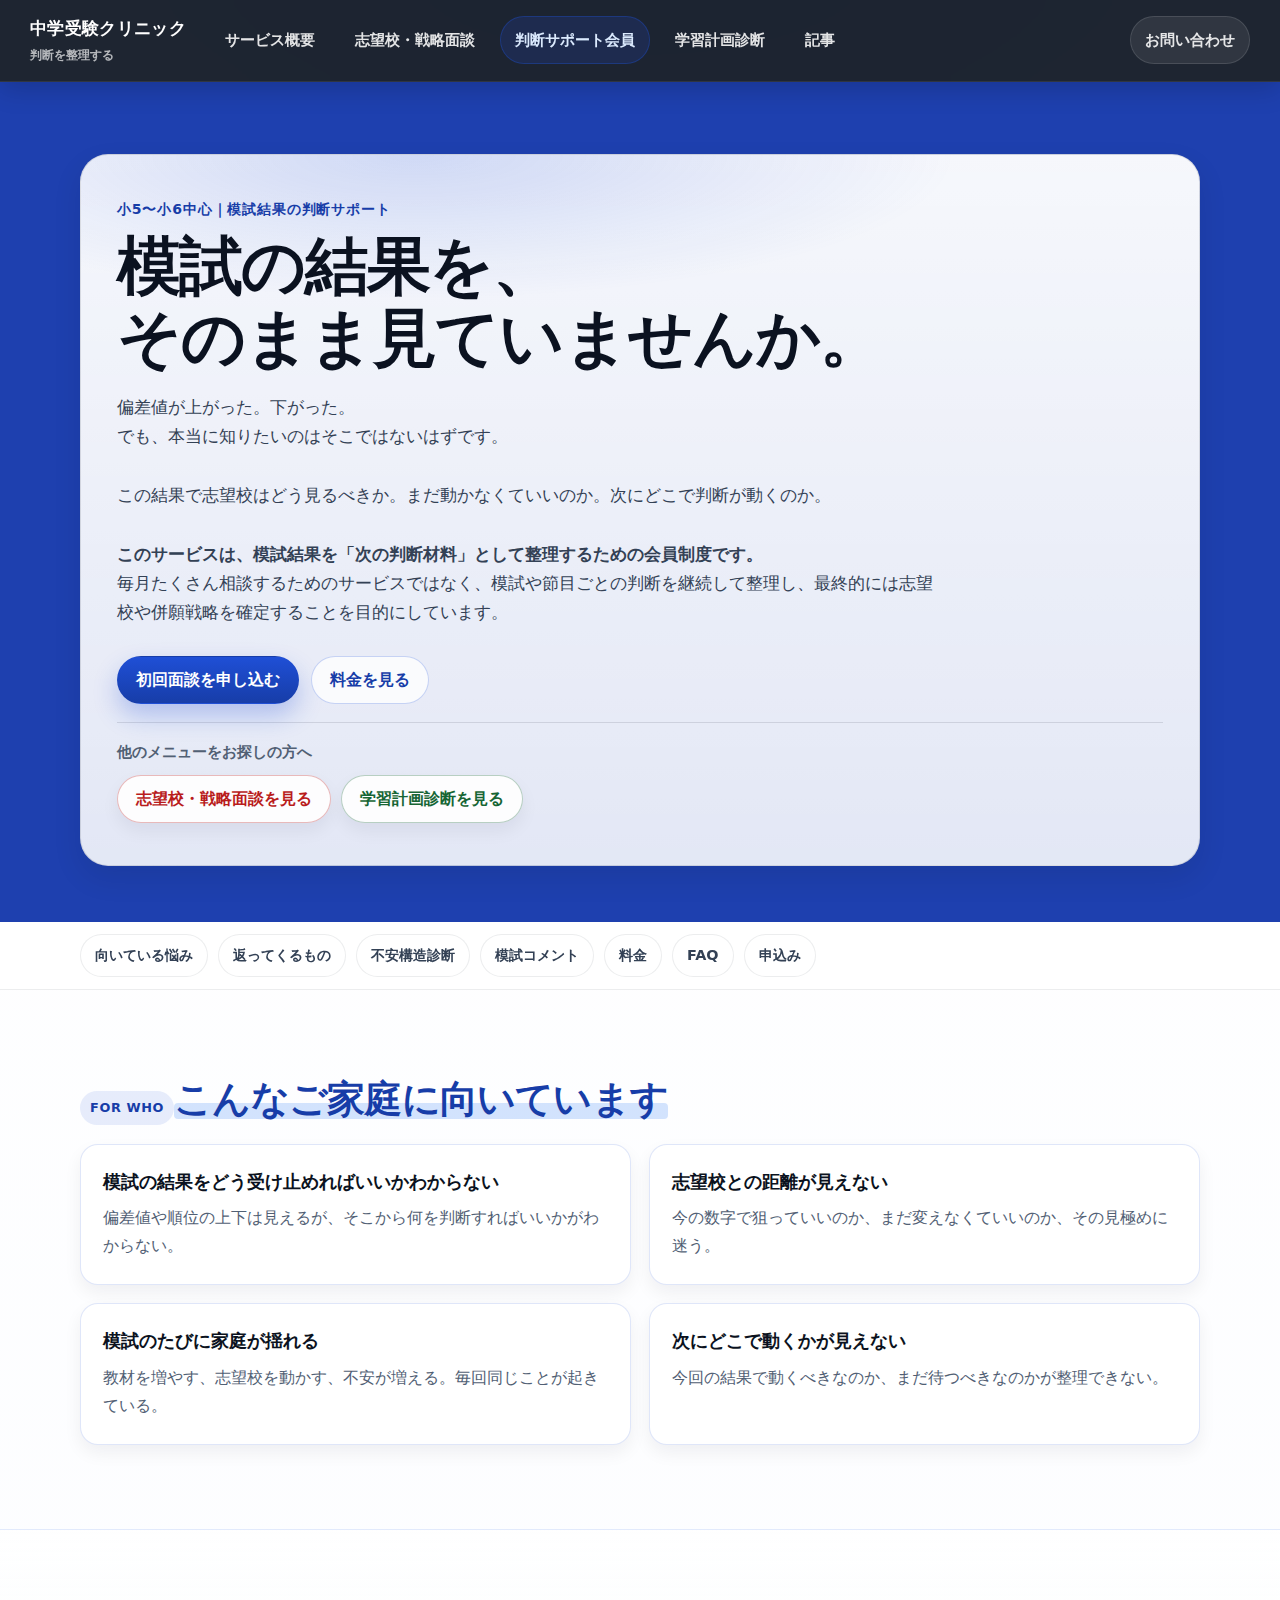
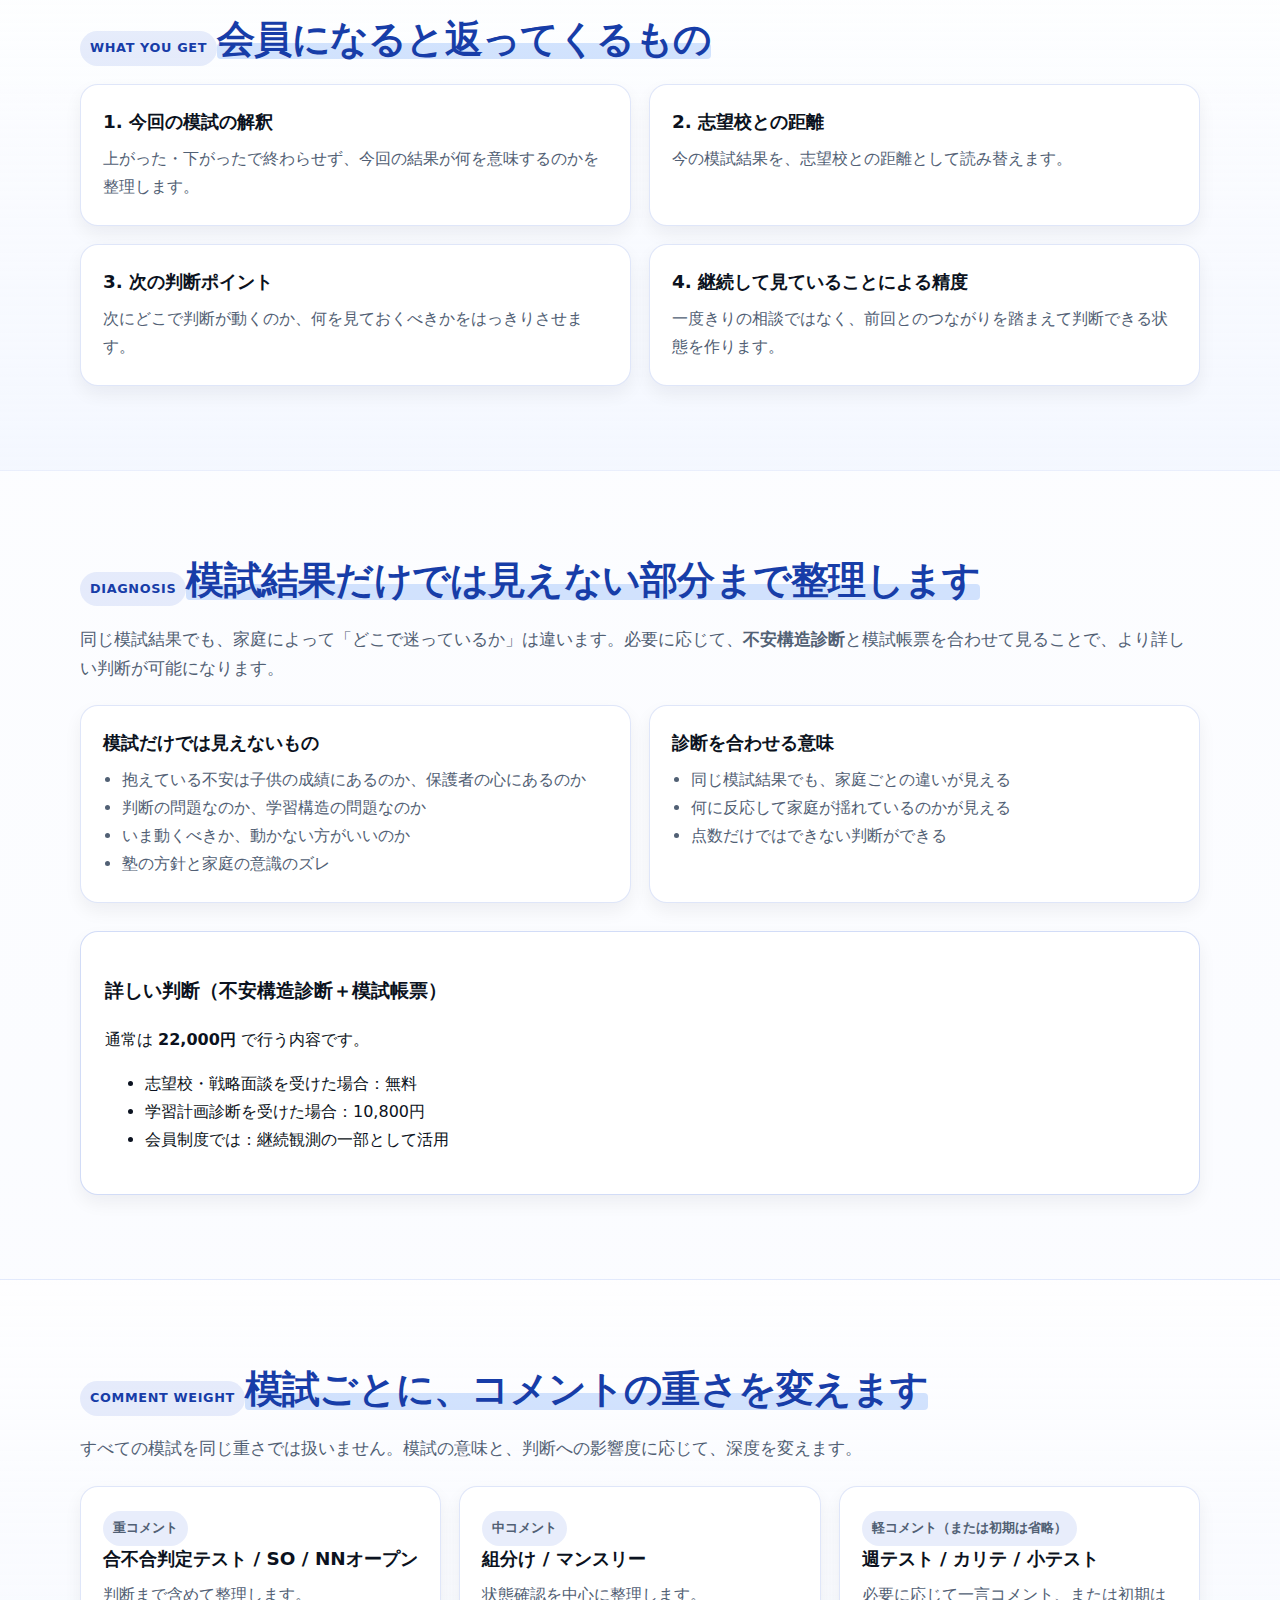
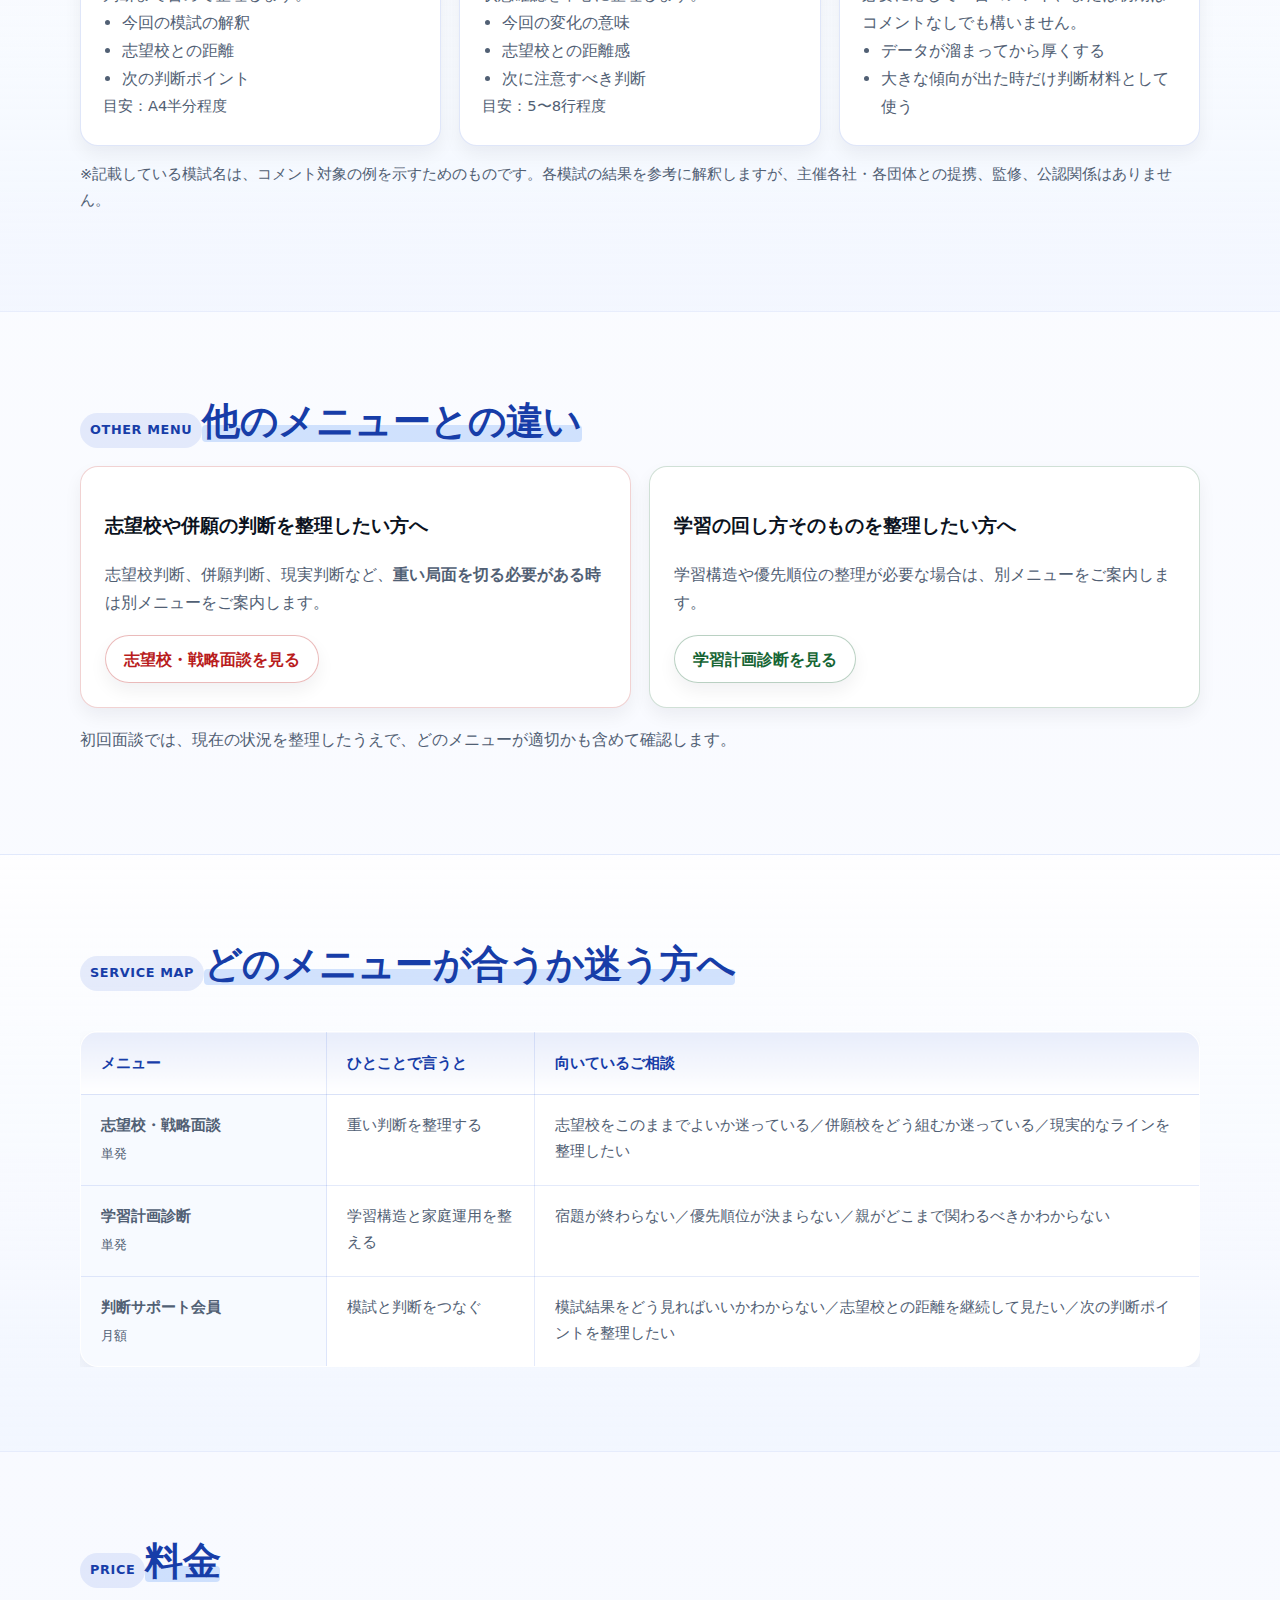
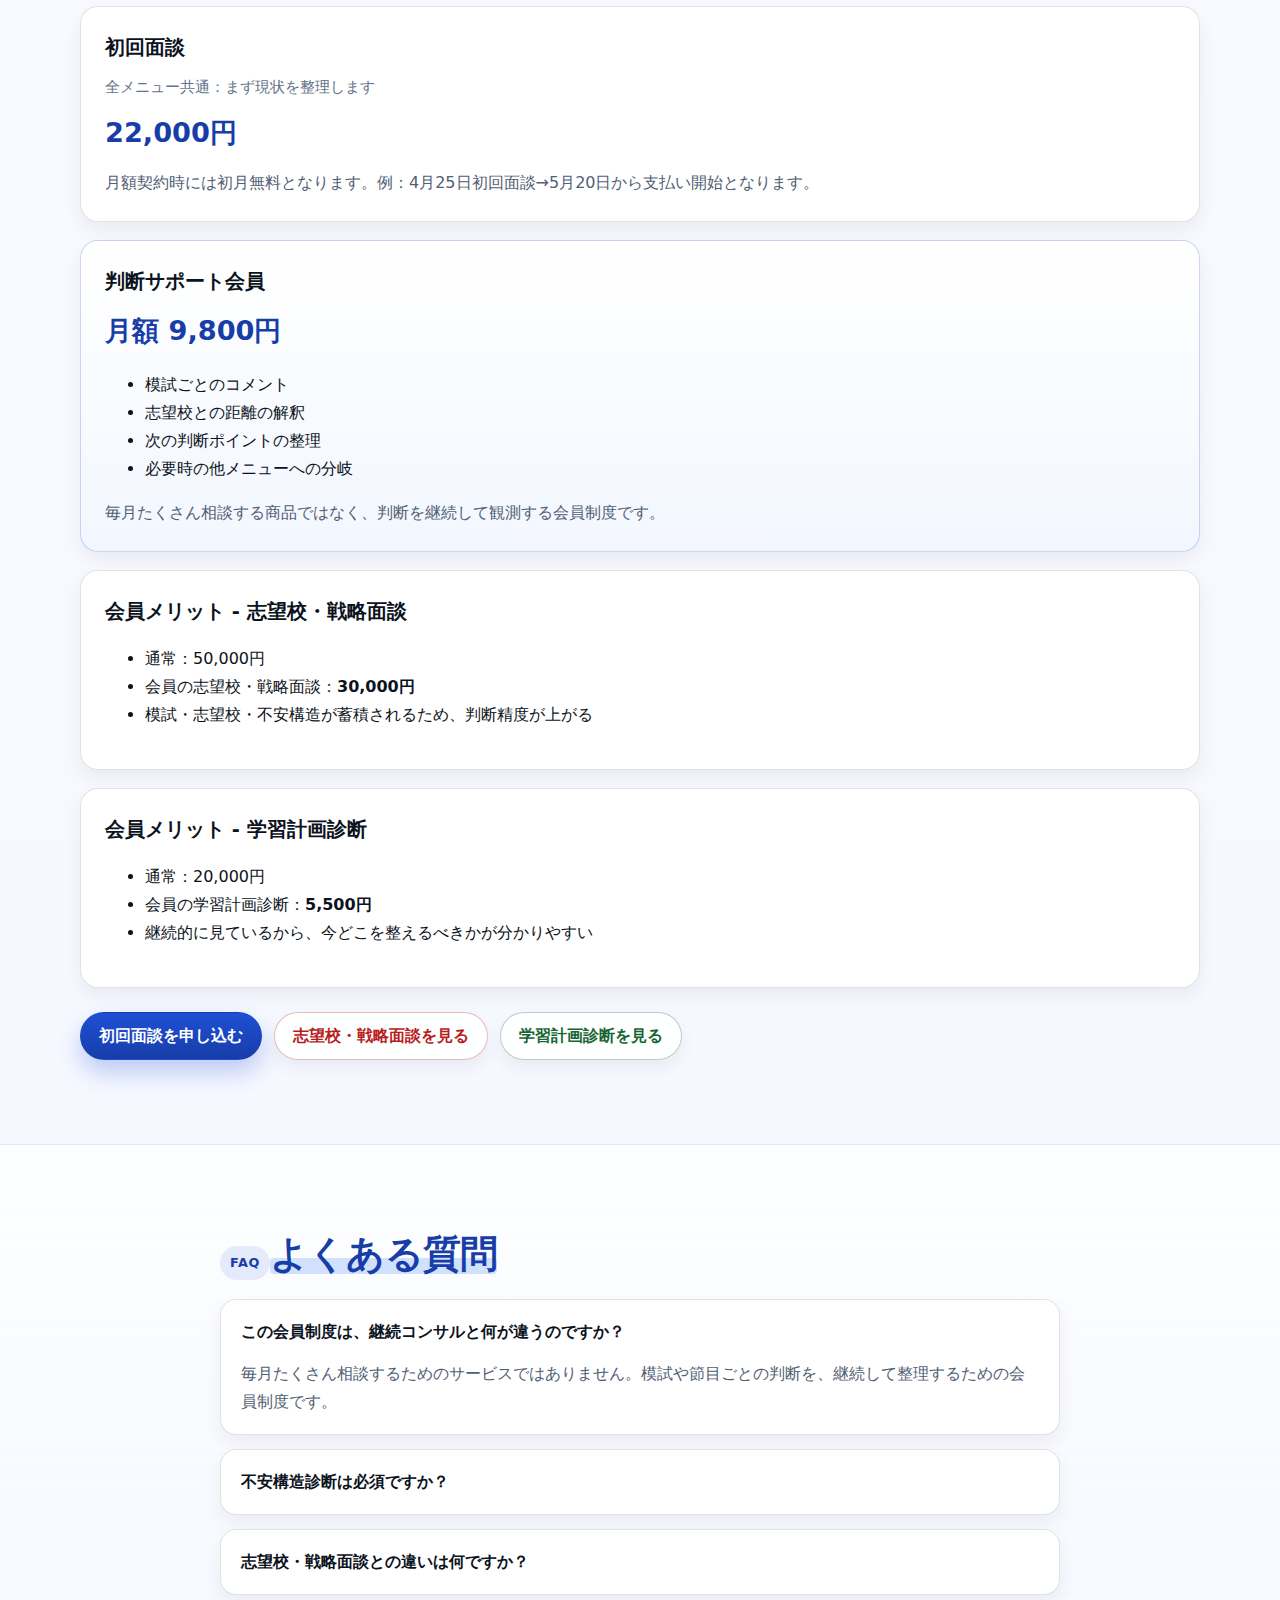
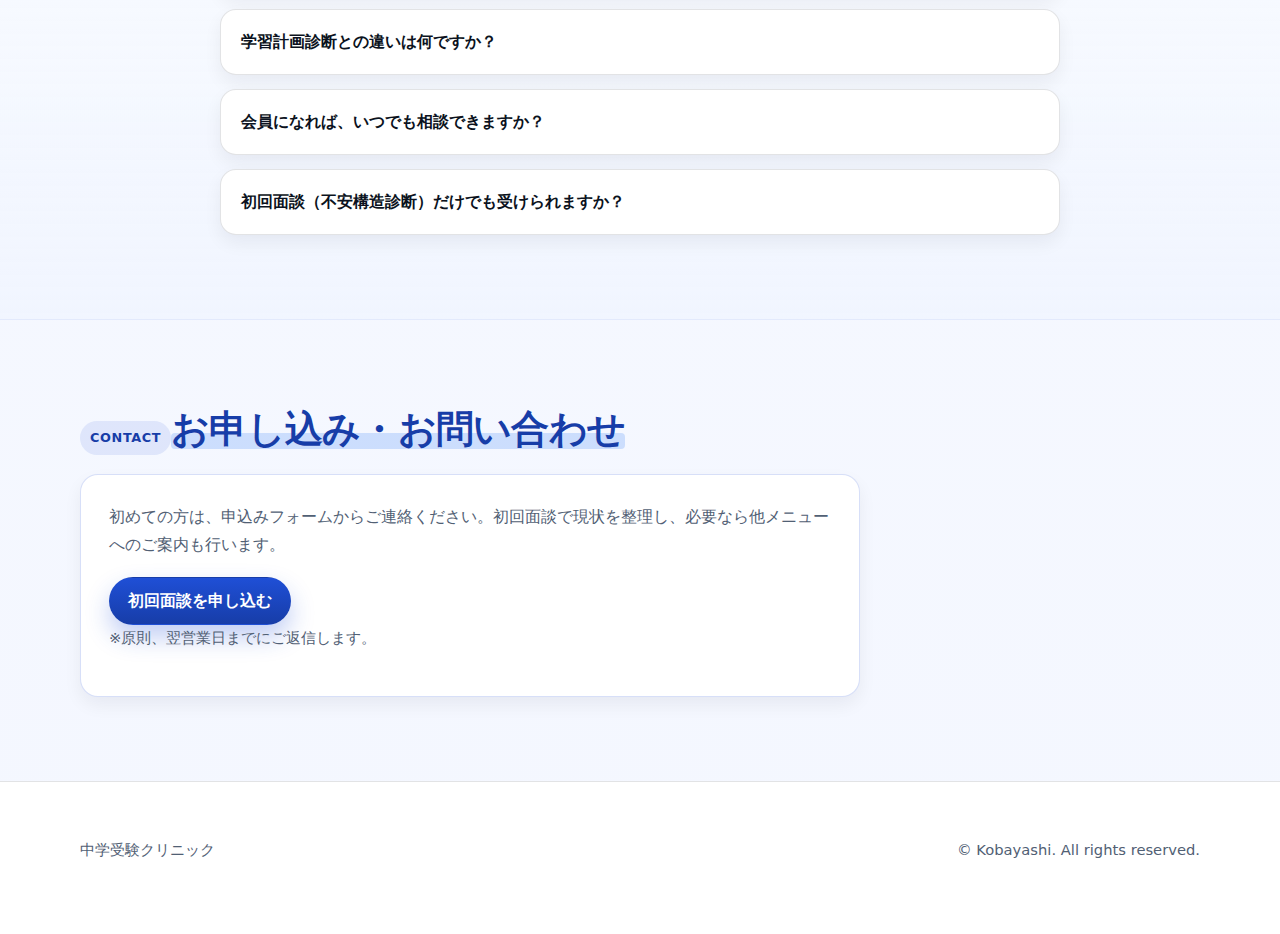
<file: index.html>
<!DOCTYPE html>
<html lang="ja">
<head>
<meta charset="UTF-8" />
<meta name="viewport" content="width=device-width, initial-scale=1.0" />
<title>判断サポート会員｜中学受験クリニック</title>
<meta name="description" content="模試結果を偏差値の上下だけで終わらせず、志望校との距離・次の判断ポイント・不安構造まで整理する会員制度。" />
<link rel="stylesheet" href="style.css" />
</head>
<body class="theme-blue">
<header class="site-header"><div class="site-header__inner"><a class="site-header__brand" href="overview.html"><span class="site-header__brandMain">中学受験クリニック</span><span class="site-header__brandSub">判断を整理する</span></a><nav class="site-nav" aria-label="主要メニュー"><a class="site-nav__item" href="overview.html">サービス概要</a><a class="site-nav__item" href="single.html">志望校・戦略面談</a><a class="site-nav__item is-current is-current--blue" href="index.html">判断サポート会員</a><a class="site-nav__item" href="schedule.html">学習計画診断</a><a class="site-nav__item" href="articles.html">記事</a><a class="site-nav__item site-nav__item--contact" href="#contact">お問い合わせ</a></nav></div></header>
<header class="hero">
  <div class="container">
    <div class="hero__card">
      <p class="hero__label">小5〜小6中心｜模試結果の判断サポート</p>
      <h1 class="hero__title">模試の結果を、<br>そのまま見ていませんか。</h1>
      <p class="hero__lead">偏差値が上がった。下がった。<br>でも、本当に知りたいのはそこではないはずです。<br><br>この結果で志望校はどう見るべきか。まだ動かなくていいのか。次にどこで判断が動くのか。<br><br><strong>このサービスは、模試結果を「次の判断材料」として整理するための会員制度です。</strong><br>毎月たくさん相談するためのサービスではなく、模試や節目ごとの判断を継続して整理し、最終的には志望校や併願戦略を確定することを目的にしています。</p>
      <div class="hero__actions">
        <a href="#contact" class="btn btn-primary">初回面談を申し込む</a>
        <a href="#plans" class="btn btn-secondary">料金を見る</a>
      </div>
      <div class="hero__subnav">
        <p class="hero__subnavTitle">他のメニューをお探しの方へ</p>
        <div class="hero__subnavItems">
          <a href="single.html" class="btn btn-outline btn-outline-red">志望校・戦略面談を見る</a><a href="schedule.html" class="btn btn-outline btn-outline-green">学習計画診断を見る</a>
        </div>
      </div>
    </div>
  </div>
</header>
<nav class="section-nav" aria-label="ページ内メニュー"><div class="section-nav__inner"><a href="#problems" class="section-nav__item">向いている悩み</a><a href="#returns" class="section-nav__item">返ってくるもの</a><a href="#diagnosis" class="section-nav__item">不安構造診断</a><a href="#comments" class="section-nav__item">模試コメント</a><a href="#plans" class="section-nav__item">料金</a><a href="#faq" class="section-nav__item">FAQ</a><a href="#contact" class="section-nav__item">申込み</a></div></nav>
<main>

<section class="section" id="problems"><div class="container"><span class="section__eyebrow">FOR WHO</span><h2 class="section__title">こんなご家庭に向いています</h2><div class="card-grid"><article class="card"><h3>模試の結果をどう受け止めればいいかわからない</h3><p>偏差値や順位の上下は見えるが、そこから何を判断すればいいかがわからない。</p></article><article class="card"><h3>志望校との距離が見えない</h3><p>今の数字で狙っていいのか、まだ変えなくていいのか、その見極めに迷う。</p></article><article class="card"><h3>模試のたびに家庭が揺れる</h3><p>教材を増やす、志望校を動かす、不安が増える。毎回同じことが起きている。</p></article><article class="card"><h3>次にどこで動くかが見えない</h3><p>今回の結果で動くべきなのか、まだ待つべきなのかが整理できない。</p></article></div></div></section>
<section class="section" id="returns"><div class="container"><span class="section__eyebrow">WHAT YOU GET</span><h2 class="section__title">会員になると返ってくるもの</h2><div class="card-grid"><article class="card"><h3>1. 今回の模試の解釈</h3><p>上がった・下がったで終わらせず、今回の結果が何を意味するのかを整理します。</p></article><article class="card"><h3>2. 志望校との距離</h3><p>今の模試結果を、志望校との距離として読み替えます。</p></article><article class="card"><h3>3. 次の判断ポイント</h3><p>次にどこで判断が動くのか、何を見ておくべきかをはっきりさせます。</p></article><article class="card"><h3>4. 継続して見ていることによる精度</h3><p>一度きりの相談ではなく、前回とのつながりを踏まえて判断できる状態を作ります。</p></article></div></div></section>
<section class="section" id="diagnosis"><div class="container"><span class="section__eyebrow">DIAGNOSIS</span><h2 class="section__title">模試結果だけでは見えない部分まで整理します</h2><p class="section-intro">同じ模試結果でも、家庭によって「どこで迷っているか」は違います。必要に応じて、<strong>不安構造診断</strong>と模試帳票を合わせて見ることで、より詳しい判断が可能になります。</p><div class="card-grid"><article class="card"><h3>模試だけでは見えないもの</h3><ul><li>抱えている不安は子供の成績にあるのか、保護者の心にあるのか</li><li>判断の問題なのか、学習構造の問題なのか</li><li>いま動くべきか、動かない方がいいのか</li><li>塾の方針と家庭の意識のズレ</li></ul></article><article class="card"><h3>診断を合わせる意味</h3><ul><li>同じ模試結果でも、家庭ごとの違いが見える</li><li>何に反応して家庭が揺れているのかが見える</li><li>点数だけではできない判断ができる</li></ul></article></div><div class="subplan-box"><h3>詳しい判断（不安構造診断＋模試帳票）</h3><p>通常は <strong>22,000円</strong> で行う内容です。</p><ul><li>志望校・戦略面談を受けた場合：無料</li><li>学習計画診断を受けた場合：10,800円</li><li>会員制度では：継続観測の一部として活用</li></ul></div></div></section>
<section class="section" id="comments"><div class="container"><span class="section__eyebrow">COMMENT WEIGHT</span><h2 class="section__title">模試ごとに、コメントの重さを変えます</h2><p class="section-intro">すべての模試を同じ重さでは扱いません。模試の意味と、判断への影響度に応じて、深度を変えます。</p><div class="comment-grid"><article class="card"><p class="comment-label">重コメント</p><h3>合不合判定テスト / SO / NNオープン</h3><p>判断まで含めて整理します。</p><ul><li>今回の模試の解釈</li><li>志望校との距離</li><li>次の判断ポイント</li></ul><p class="small-note">目安：A4半分程度</p></article><article class="card"><p class="comment-label">中コメント</p><h3>組分け / マンスリー</h3><p>状態確認を中心に整理します。</p><ul><li>今回の変化の意味</li><li>志望校との距離感</li><li>次に注意すべき判断</li></ul><p class="small-note">目安：5〜8行程度</p></article><article class="card"><p class="comment-label">軽コメント（または初期は省略）</p><h3>週テスト / カリテ / 小テスト</h3><p>必要に応じて一言コメント、または初期はコメントなしでも構いません。</p><ul><li>データが溜まってから厚くする</li><li>大きな傾向が出た時だけ判断材料として使う</li></ul></article></div><p class="small-note">※記載している模試名は、コメント対象の例を示すためのものです。各模試の結果を参考に解釈しますが、主催各社・各団体との提携、監修、公認関係はありません。</p></div></section>
<section class="section" id="relation"><div class="container"><span class="section__eyebrow">OTHER MENU</span><h2 class="section__title">他のメニューとの違い</h2><div class="relation-grid"><article class="relation-card relation-card-red"><h3>志望校や併願の判断を整理したい方へ</h3><p>志望校判断、併願判断、現実判断など、<strong>重い局面を切る必要がある時</strong>は別メニューをご案内します。</p><a href="single.html" class="btn btn-outline btn-outline-red">志望校・戦略面談を見る</a></article><article class="relation-card relation-card-green"><h3>学習の回し方そのものを整理したい方へ</h3><p>学習構造や優先順位の整理が必要な場合は、別メニューをご案内します。</p><a href="schedule.html" class="btn btn-outline btn-outline-green">学習計画診断を見る</a></article></div><p class="relation-note">初回面談では、現在の状況を整理したうえで、どのメニューが適切かも含めて確認します。</p></div></section>
<section class="section" id="service-map"><div class="container"><span class="section__eyebrow">SERVICE MAP</span><h2 class="section__title">どのメニューが合うか迷う方へ</h2><div class="service-map__table-wrap"><table class="service-map__table"><thead><tr><th>メニュー</th><th>ひとことで言うと</th><th>向いているご相談</th></tr></thead><tbody><tr><td><strong>志望校・戦略面談</strong><br><span class="service-map__sub">単発</span></td><td>重い判断を整理する</td><td>志望校をこのままでよいか迷っている／併願校をどう組むか迷っている／現実的なラインを整理したい</td></tr><tr><td><strong>学習計画診断</strong><br><span class="service-map__sub">単発</span></td><td>学習構造と家庭運用を整える</td><td>宿題が終わらない／優先順位が決まらない／親がどこまで関わるべきかわからない</td></tr><tr><td><strong>判断サポート会員</strong><br><span class="service-map__sub">月額</span></td><td>模試と判断をつなぐ</td><td>模試結果をどう見ればいいかわからない／志望校との距離を継続して見たい／次の判断ポイントを整理したい</td></tr></tbody></table></div></div></section>
<section class="section" id="plans"><div class="container"><span class="section__eyebrow">PRICE</span><h2 class="section__title">料金</h2><div class="price-grid"><article class="price-card"><h3>初回面談</h3><p class="price-sub">全メニュー共通：まず現状を整理します</p><p class="price-main">22,000円</p><p class="price-note">月額契約時には初月無料となります。例：4月25日初回面談→5月20日から支払い開始となります。</p></article><article class="price-card price-card--main"><h3>判断サポート会員</h3><p class="price-main">月額 9,800円</p><ul><li>模試ごとのコメント</li><li>志望校との距離の解釈</li><li>次の判断ポイントの整理</li><li>必要時の他メニューへの分岐</li></ul><p class="price-note">毎月たくさん相談する商品ではなく、判断を継続して観測する会員制度です。</p></article><article class="price-card"><h3>会員メリット - 志望校・戦略面談</h3><ul><li>通常：50,000円</li><li>会員の志望校・戦略面談：<strong>30,000円</strong></li><li>模試・志望校・不安構造が蓄積されるため、判断精度が上がる</li></ul></article><article class="price-card"><h3>会員メリット - 学習計画診断</h3><ul><li>通常：20,000円</li><li>会員の学習計画診断：<strong>5,500円</strong></li><li>継続的に見ているから、今どこを整えるべきかが分かりやすい</li></ul></article></div><div class="plan-actions"><a href="#contact" class="btn btn-primary">初回面談を申し込む</a><a href="single.html" class="btn btn-outline btn-outline-red">志望校・戦略面談を見る</a><a href="schedule.html" class="btn btn-outline btn-outline-green">学習計画診断を見る</a></div></div></section>
<section class="section" id="faq"><div class="container narrow"><span class="section__eyebrow">FAQ</span><h2 class="section__title">よくある質問</h2><div class="faq-list"><details open><summary>この会員制度は、継続コンサルと何が違うのですか？</summary><p>毎月たくさん相談するためのサービスではありません。模試や節目ごとの判断を、継続して整理するための会員制度です。</p></details><details><summary>不安構造診断は必須ですか？</summary><p>必須です。不安の構造と成績帯を照応して、より正確な判断材料を作ります。</p></details><details><summary>志望校・戦略面談との違いは何ですか？</summary><p>志望校・戦略面談は、志望校判断・併願判断など、重い局面を切るためのメニューです。こちらは、その前後をつなぐ会員制度です。</p></details><details><summary>学習計画診断との違いは何ですか？</summary><p>学習計画診断は、学習構造や優先順位の整理が中心のメニューです。こちらは、模試結果を起点にした判断整理が中心です。</p></details><details><summary>会員になれば、いつでも相談できますか？</summary><p>相談し放題の設計ではありません。価値は相談量ではなく、継続して見ていることによる解釈の質にあります。志望校以外の相談は学習計画診断へ。</p></details><details><summary>初回面談（不安構造診断）だけでも受けられますか？</summary><p>受けられます。初回面談では、今の状況を整理し、喫緊の不安の解決策を提示いたします。</p></details></div></div></section>
<section class="section" id="contact"><div class="container"><span class="section__eyebrow">CONTACT</span><h2 class="section__title">お申し込み・お問い合わせ</h2><div class="contact-box"><p>初めての方は、申込みフォームからご連絡ください。初回面談で現状を整理し、必要なら他メニューへのご案内も行います。</p><a href="https://docs.google.com/forms/d/1gXaoMgtxGOk1cLLgz19u5tY5gJDXdWhSFNhPuraLs2A/viewform" target="_blank" rel="noopener" class="btn btn-primary">初回面談を申し込む</a><p class="small-note">※原則、翌営業日までにご返信します。</p></div></div></section>

</main>
<footer class="footer"><div class="container"><p>中学受験クリニック</p><p>© Kobayashi. All rights reserved.</p></div></footer>
</body></html>
</file>
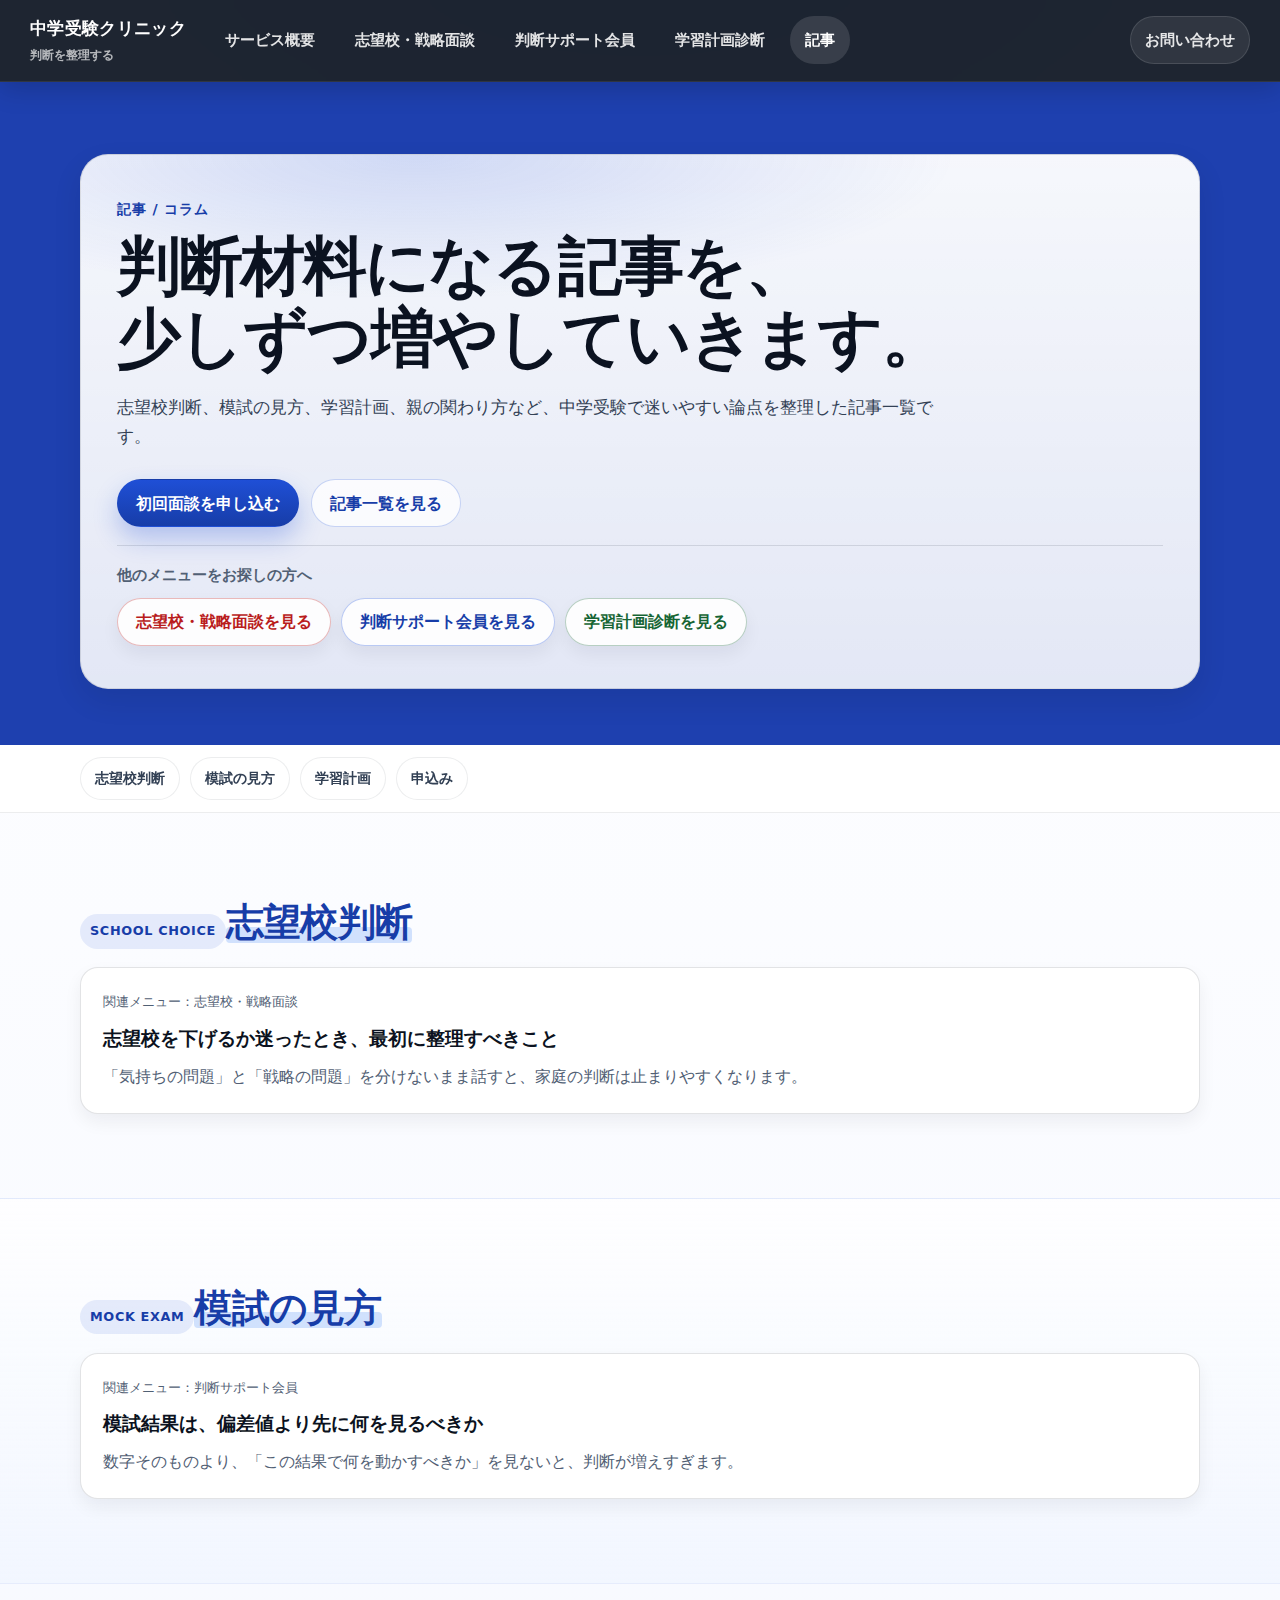
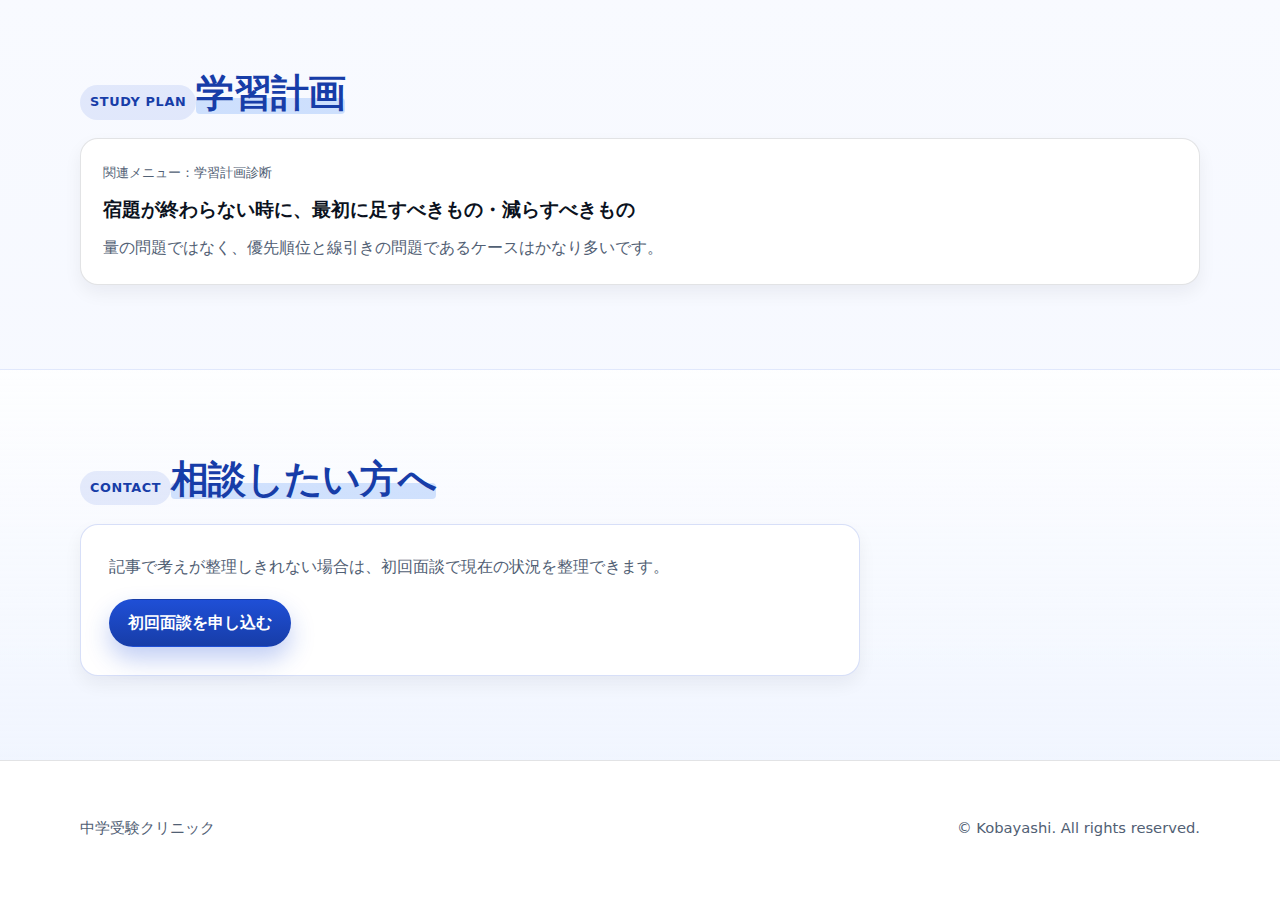
<file: articles.html>
<!DOCTYPE html>
<html lang="ja">
<head>
<meta charset="UTF-8" />
<meta name="viewport" content="width=device-width, initial-scale=1.0" />
<title>記事｜中学受験クリニック</title>
<meta name="description" content="中学受験の志望校判断、模試の見方、学習計画、親の関わり方に関する記事一覧です。" />
<link rel="stylesheet" href="style.css" />
</head>
<body class="">
<header class="site-header"><div class="site-header__inner"><a class="site-header__brand" href="overview.html"><span class="site-header__brandMain">中学受験クリニック</span><span class="site-header__brandSub">判断を整理する</span></a><nav class="site-nav" aria-label="主要メニュー"><a class="site-nav__item" href="overview.html">サービス概要</a><a class="site-nav__item" href="single.html">志望校・戦略面談</a><a class="site-nav__item" href="index.html">判断サポート会員</a><a class="site-nav__item" href="schedule.html">学習計画診断</a><a class="site-nav__item is-current" href="articles.html">記事</a><a class="site-nav__item site-nav__item--contact" href="#contact">お問い合わせ</a></nav></div></header>
<header class="hero">
  <div class="container">
    <div class="hero__card">
      <p class="hero__label">記事 / コラム</p>
      <h1 class="hero__title">判断材料になる記事を、<br>少しずつ増やしていきます。</h1>
      <p class="hero__lead">志望校判断、模試の見方、学習計画、親の関わり方など、中学受験で迷いやすい論点を整理した記事一覧です。</p>
      <div class="hero__actions">
        <a href="#contact" class="btn btn-primary">初回面談を申し込む</a>
        <a href="#school-choice" class="btn btn-secondary">記事一覧を見る</a>
      </div>
      <div class="hero__subnav">
        <p class="hero__subnavTitle">他のメニューをお探しの方へ</p>
        <div class="hero__subnavItems">
          <a href="single.html" class="btn btn-outline btn-outline-red">志望校・戦略面談を見る</a><a href="index.html" class="btn btn-outline btn-outline-blue">判断サポート会員を見る</a><a href="schedule.html" class="btn btn-outline btn-outline-green">学習計画診断を見る</a>
        </div>
      </div>
    </div>
  </div>
</header>
<nav class="section-nav" aria-label="ページ内メニュー"><div class="section-nav__inner"><a href="#school-choice" class="section-nav__item">志望校判断</a><a href="#mock-exam" class="section-nav__item">模試の見方</a><a href="#study-plan" class="section-nav__item">学習計画</a><a href="#contact" class="section-nav__item">申込み</a></div></nav>
<main>

<section class="section" id="school-choice"><div class="container"><span class="section__eyebrow">SCHOOL CHOICE</span><h2 class="section__title">志望校判断</h2><div class="article-list"><a class="article-card" href="single.html"><div class="article-card__meta">関連メニュー：志望校・戦略面談</div><p class="article-card__title">志望校を下げるか迷ったとき、最初に整理すべきこと</p><p class="article-card__text">「気持ちの問題」と「戦略の問題」を分けないまま話すと、家庭の判断は止まりやすくなります。</p></a></div></div></section>
<section class="section" id="mock-exam"><div class="container"><span class="section__eyebrow">MOCK EXAM</span><h2 class="section__title">模試の見方</h2><div class="article-list"><a class="article-card" href="index.html"><div class="article-card__meta">関連メニュー：判断サポート会員</div><p class="article-card__title">模試結果は、偏差値より先に何を見るべきか</p><p class="article-card__text">数字そのものより、「この結果で何を動かすべきか」を見ないと、判断が増えすぎます。</p></a></div></div></section>
<section class="section" id="study-plan"><div class="container"><span class="section__eyebrow">STUDY PLAN</span><h2 class="section__title">学習計画</h2><div class="article-list"><a class="article-card" href="schedule.html"><div class="article-card__meta">関連メニュー：学習計画診断</div><p class="article-card__title">宿題が終わらない時に、最初に足すべきもの・減らすべきもの</p><p class="article-card__text">量の問題ではなく、優先順位と線引きの問題であるケースはかなり多いです。</p></a></div></div></section>
<section class="section" id="contact"><div class="container"><span class="section__eyebrow">CONTACT</span><h2 class="section__title">相談したい方へ</h2><div class="contact-box"><p>記事で考えが整理しきれない場合は、初回面談で現在の状況を整理できます。</p><a href="https://docs.google.com/forms/d/1gXaoMgtxGOk1cLLgz19u5tY5gJDXdWhSFNhPuraLs2A/viewform" target="_blank" rel="noopener" class="btn btn-primary">初回面談を申し込む</a></div></div></section>

</main>
<footer class="footer"><div class="container"><p>中学受験クリニック</p><p>© Kobayashi. All rights reserved.</p></div></footer>
</body></html>
</file>
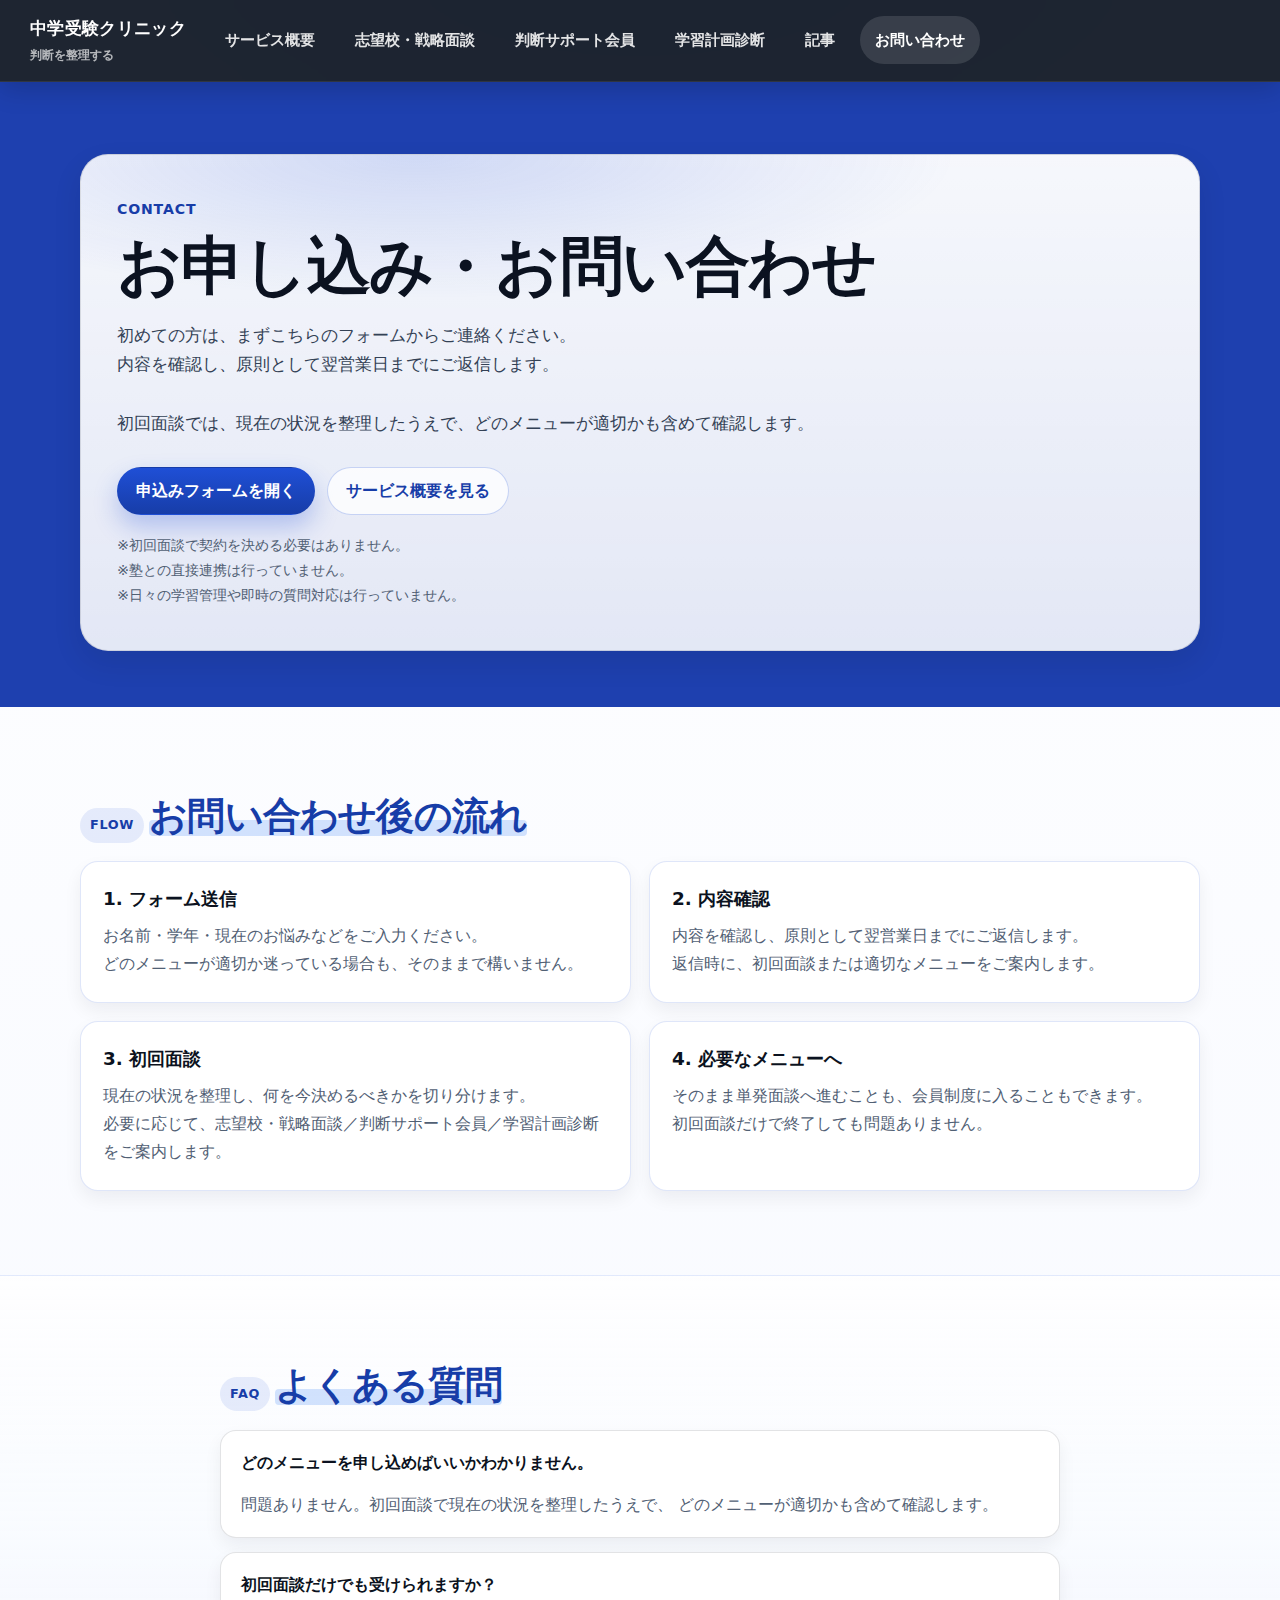
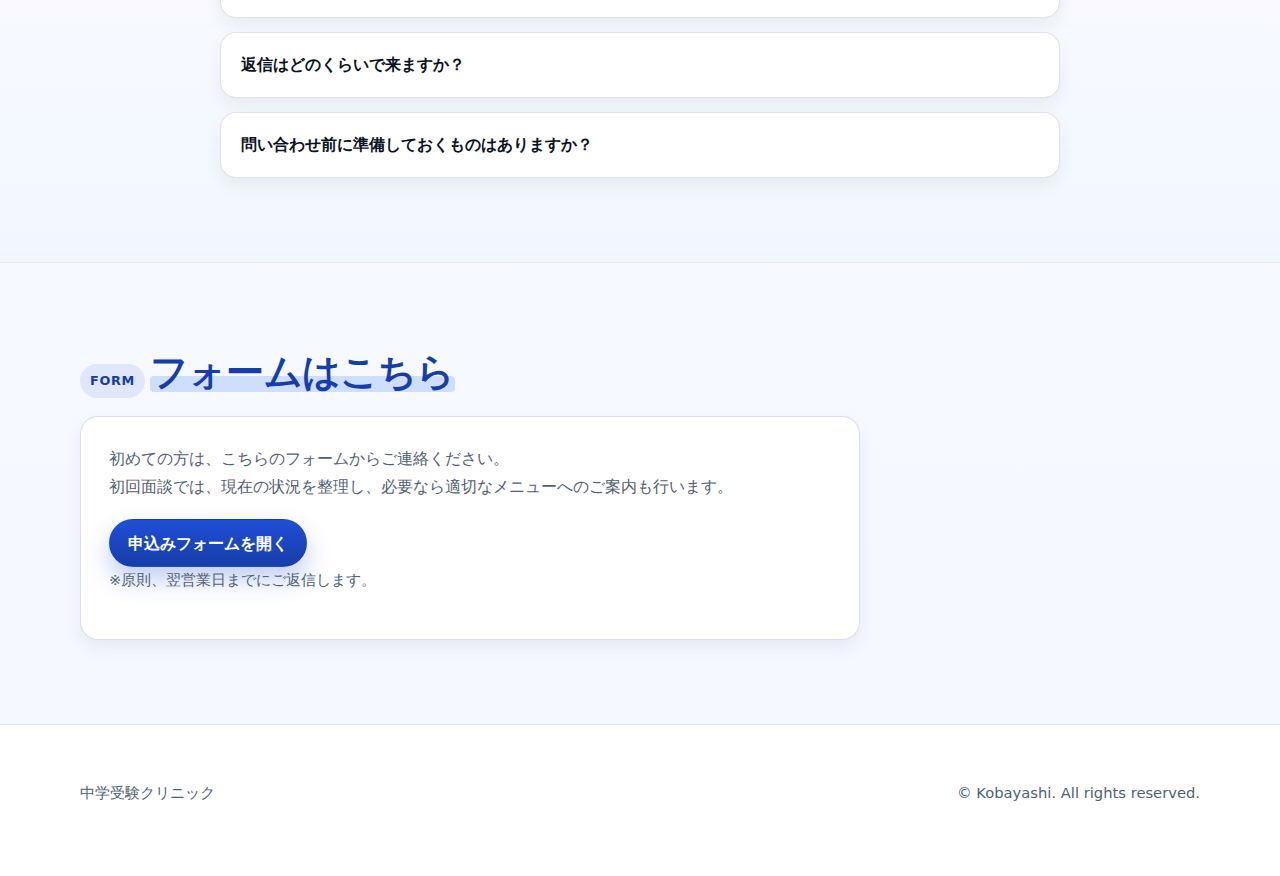
<file: contact.html>
<!DOCTYPE html>
<html lang="ja">
<head>
  <meta charset="UTF-8" />
  <meta name="viewport" content="width=device-width, initial-scale=1.0" />
  <title>お申し込み・お問い合わせ｜中学受験クリニック</title>
  <meta name="description" content="中学受験クリニックのお申し込み・お問い合わせページです。初回面談のお申し込み、各メニューのご相談はこちらから。" />
  <link rel="stylesheet" href="style.css" />
</head>
<body>
  <header class="site-header">
    <div class="site-header__inner">
      <a class="site-header__brand" href="overview.html">
        <span class="site-header__brandMain">中学受験クリニック</span>
        <span class="site-header__brandSub">判断を整理する</span>
      </a>

      <nav class="site-nav" aria-label="主要メニュー">
        <a class="site-nav__item" href="overview.html">サービス概要</a>
        <a class="site-nav__item" href="single.html">志望校・戦略面談</a>
        <a class="site-nav__item" href="index.html">判断サポート会員</a>
        <a class="site-nav__item" href="schedule.html">学習計画診断</a>
        <a class="site-nav__item" href="articles.html">記事</a>
        <a class="site-nav__item is-current" href="contact.html">お問い合わせ</a>
      </nav>
    </div>
  </header>

  <header class="hero">
    <div class="container">
      <div class="hero__card">
        <p class="hero__label">CONTACT</p>
        <h1 class="hero__title">お申し込み・お問い合わせ</h1>
        <p class="hero__lead">
          初めての方は、まずこちらのフォームからご連絡ください。<br>
          内容を確認し、原則として翌営業日までにご返信します。<br><br>
          初回面談では、現在の状況を整理したうえで、どのメニューが適切かも含めて確認します。
        </p>

        <div class="hero__actions">
          <a href="https://docs.google.com/forms/d/1gXaoMgtxGOk1cLLgz19u5tY5gJDXdWhSFNhPuraLs2A/viewform" target="_blank" rel="noopener" class="btn btn-primary">
            申込みフォームを開く
          </a>
          <a href="overview.html" class="btn btn-secondary">サービス概要を見る</a>
        </div>

        <p class="hero__note">
          ※初回面談で契約を決める必要はありません。<br>
          ※塾との直接連携は行っていません。<br>
          ※日々の学習管理や即時の質問対応は行っていません。
        </p>
      </div>
    </div>
  </header>

  <main>
    <section class="section">
      <div class="container">
        <span class="section__eyebrow">FLOW</span>
        <h2 class="section__title">お問い合わせ後の流れ</h2>

        <div class="card-grid">
          <article class="card">
            <h3>1. フォーム送信</h3>
            <p>
              お名前・学年・現在のお悩みなどをご入力ください。<br>
              どのメニューが適切か迷っている場合も、そのままで構いません。
            </p>
          </article>

          <article class="card">
            <h3>2. 内容確認</h3>
            <p>
              内容を確認し、原則として翌営業日までにご返信します。<br>
              返信時に、初回面談または適切なメニューをご案内します。
            </p>
          </article>

          <article class="card">
            <h3>3. 初回面談</h3>
            <p>
              現在の状況を整理し、何を今決めるべきかを切り分けます。<br>
              必要に応じて、志望校・戦略面談／判断サポート会員／学習計画診断をご案内します。
            </p>
          </article>

          <article class="card">
            <h3>4. 必要なメニューへ</h3>
            <p>
              そのまま単発面談へ進むことも、会員制度に入ることもできます。<br>
              初回面談だけで終了しても問題ありません。
            </p>
          </article>
        </div>
      </div>
    </section>

    <section class="section">
      <div class="container narrow">
        <span class="section__eyebrow">FAQ</span>
        <h2 class="section__title">よくある質問</h2>

        <div class="faq-list">
          <details open>
            <summary>どのメニューを申し込めばいいかわかりません。</summary>
            <p>
              問題ありません。初回面談で現在の状況を整理したうえで、
              どのメニューが適切かも含めて確認します。
            </p>
          </details>

          <details>
            <summary>初回面談だけでも受けられますか？</summary>
            <p>
              受けられます。契約を前提とした面談ではありません。
            </p>
          </details>

          <details>
            <summary>返信はどのくらいで来ますか？</summary>
            <p>
              原則として翌営業日までにご返信します。
            </p>
          </details>

          <details>
            <summary>問い合わせ前に準備しておくものはありますか？</summary>
            <p>
              必須ではありません。模試帳票や直近の悩みが整理できていれば十分です。
            </p>
          </details>
        </div>
      </div>
    </section>

    <section class="section">
      <div class="container">
        <span class="section__eyebrow">FORM</span>
        <h2 class="section__title">フォームはこちら</h2>

        <div class="contact-box">
          <p>
            初めての方は、こちらのフォームからご連絡ください。<br>
            初回面談では、現在の状況を整理し、必要なら適切なメニューへのご案内も行います。
          </p>

          <a href="https://docs.google.com/forms/d/1gXaoMgtxGOk1cLLgz19u5tY5gJDXdWhSFNhPuraLs2A/viewform" target="_blank" rel="noopener" class="btn btn-primary">
            申込みフォームを開く
          </a>

          <p class="small-note">※原則、翌営業日までにご返信します。</p>
        </div>
      </div>
    </section>
  </main>

  <footer class="footer">
    <div class="container">
      <p>中学受験クリニック</p>
      <p>© Kobayashi. All rights reserved.</p>
    </div>
  </footer>
</body>
</html>
</file>
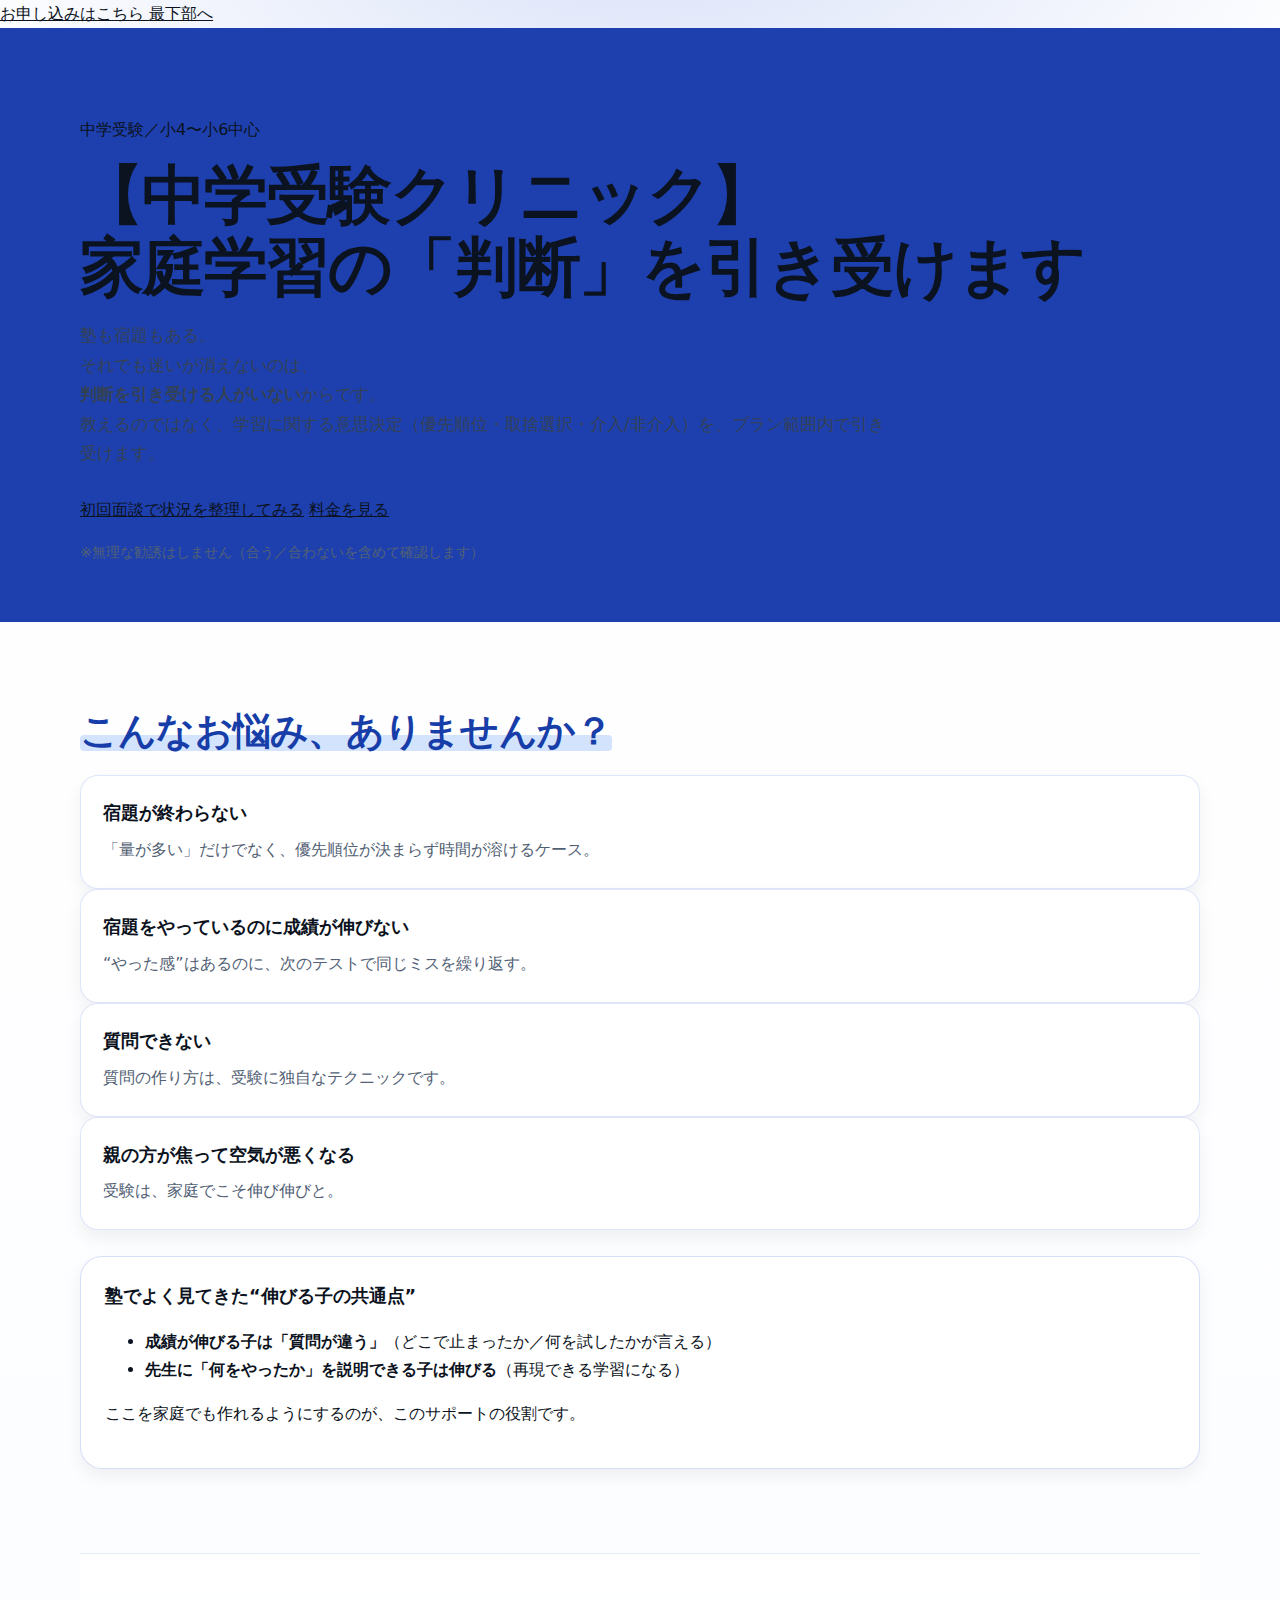
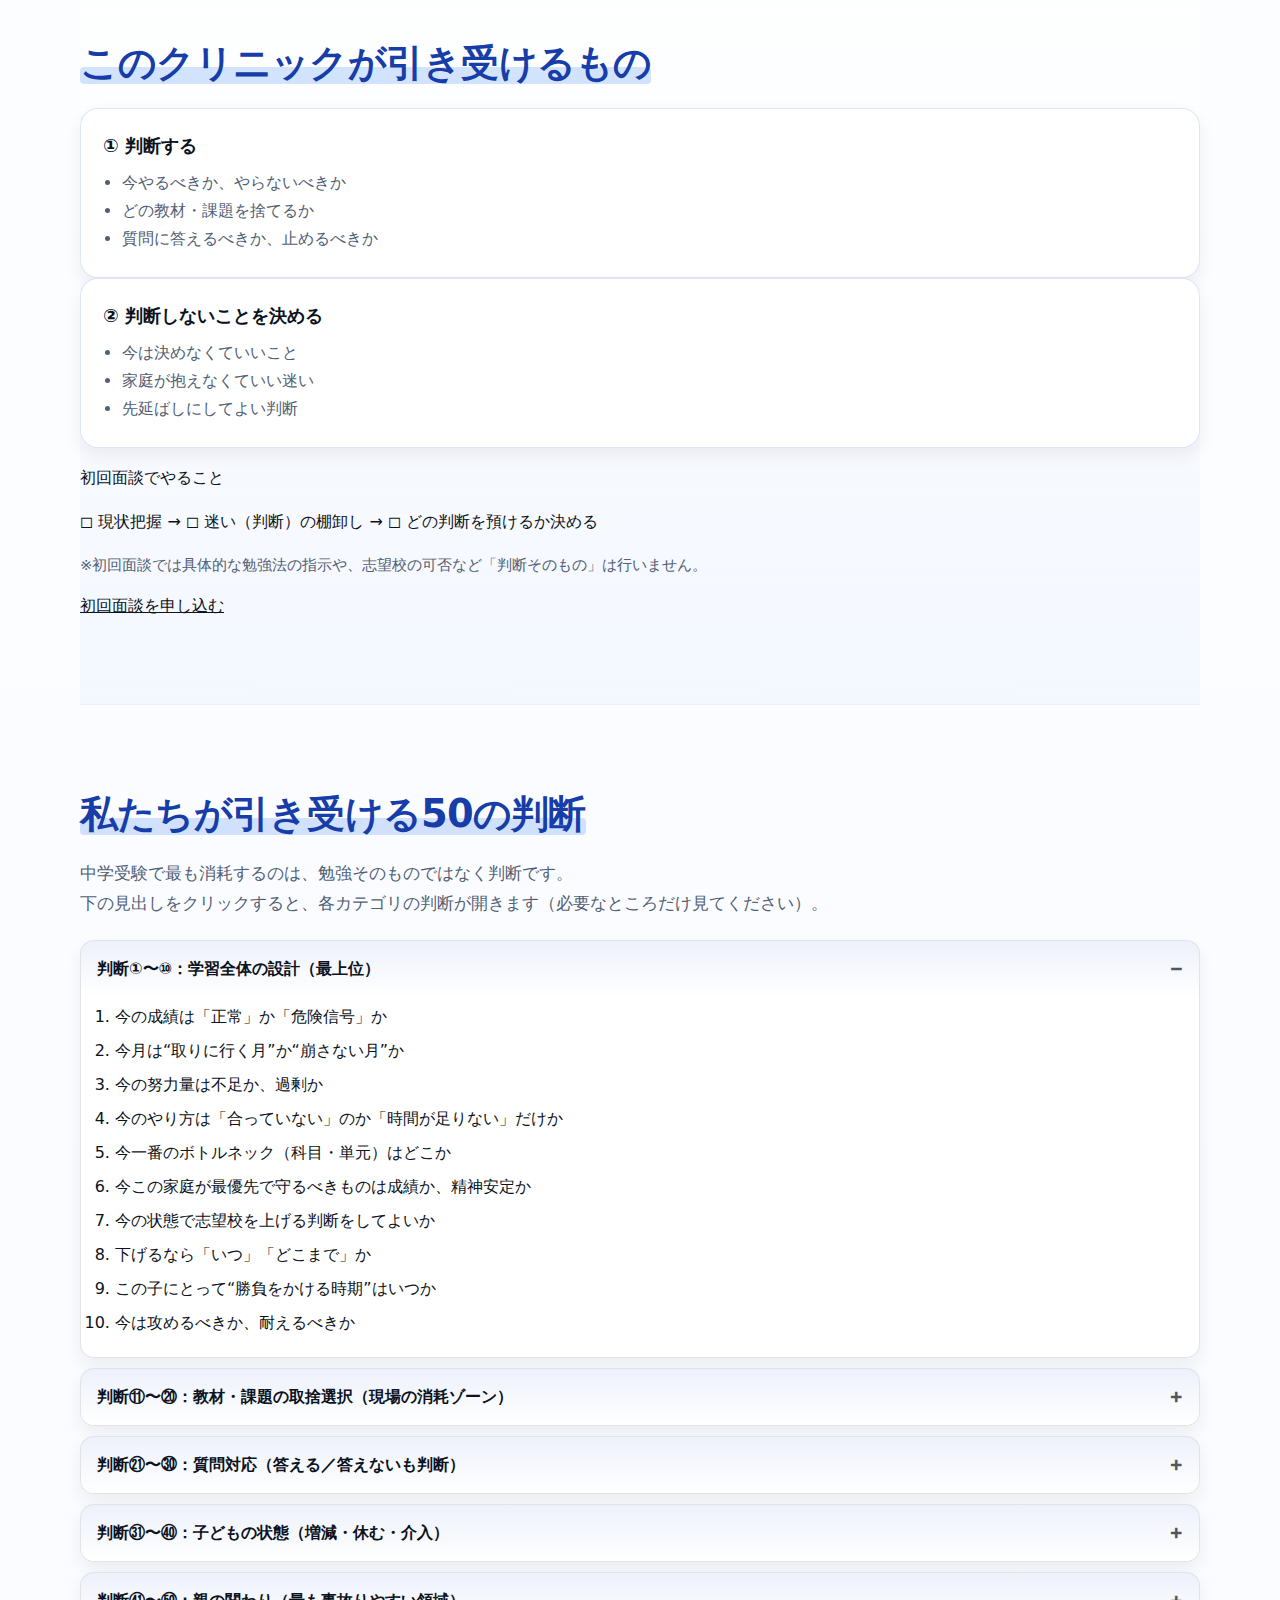
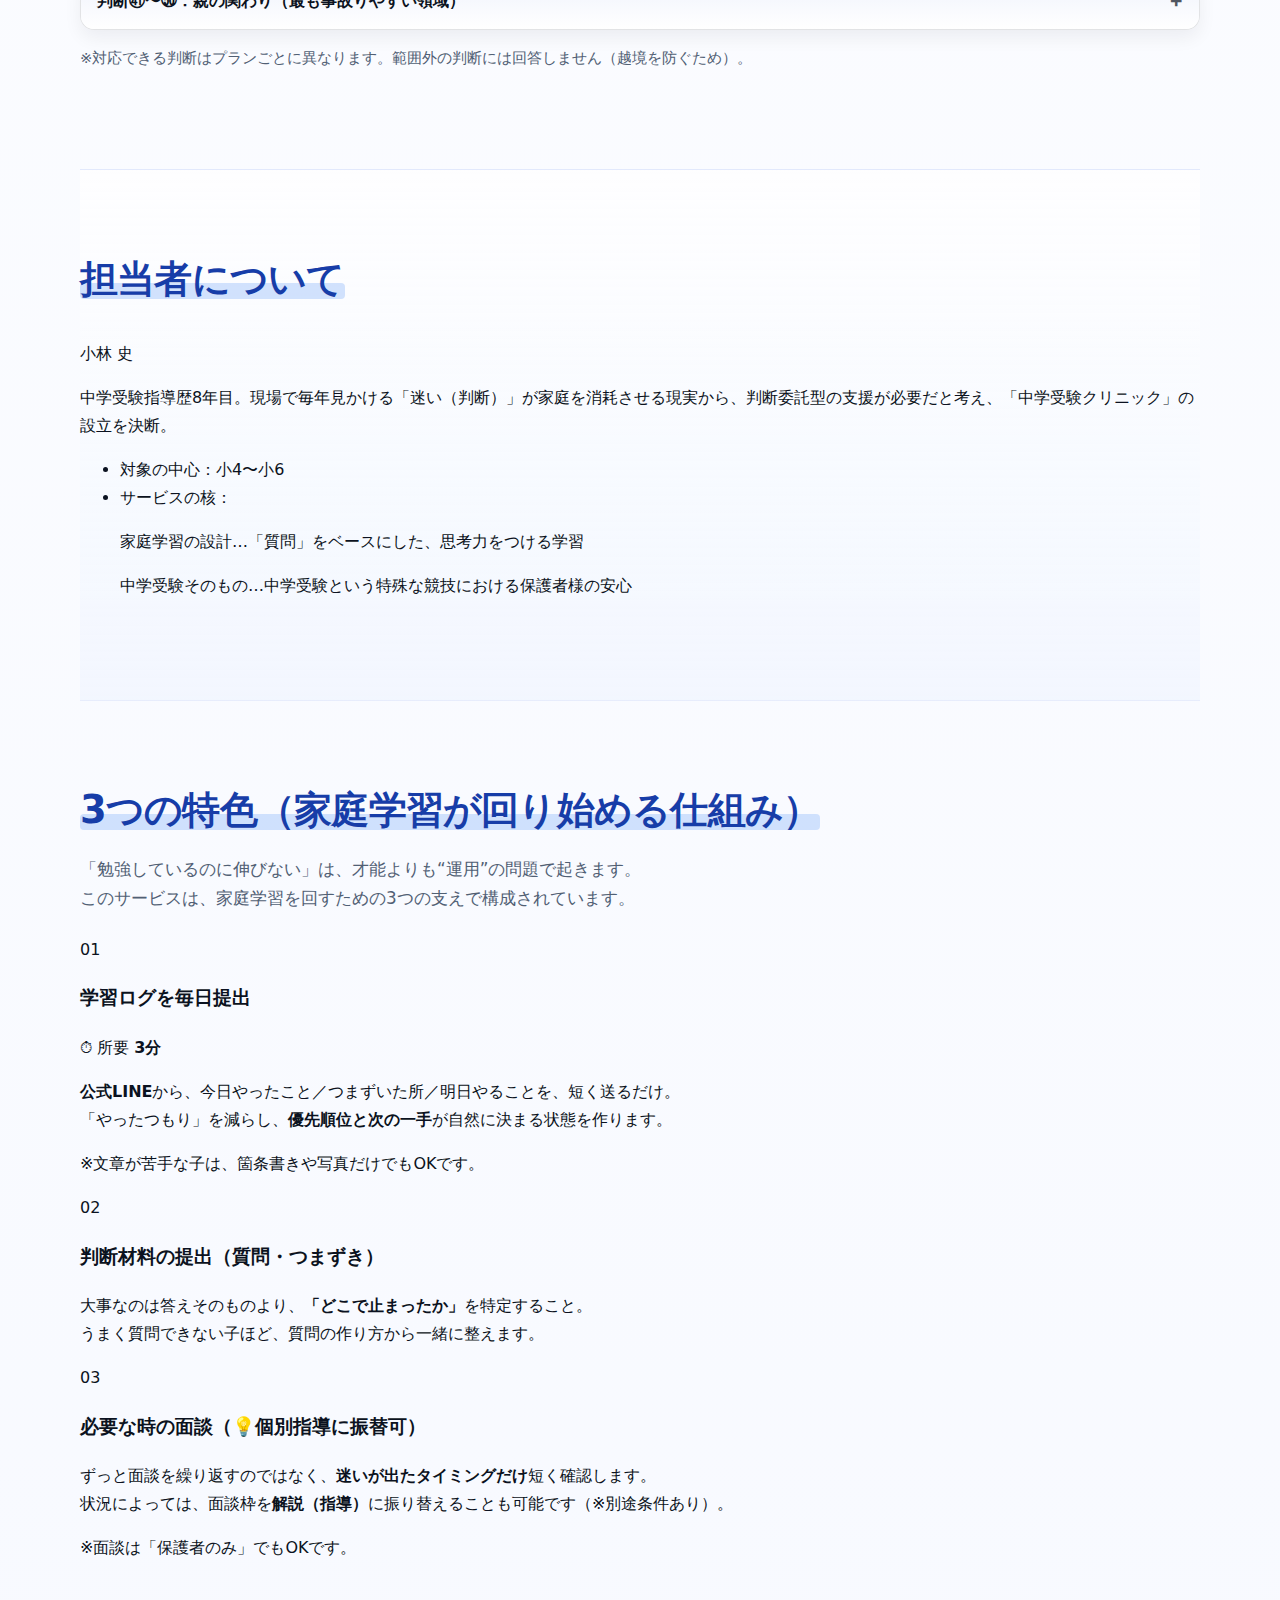
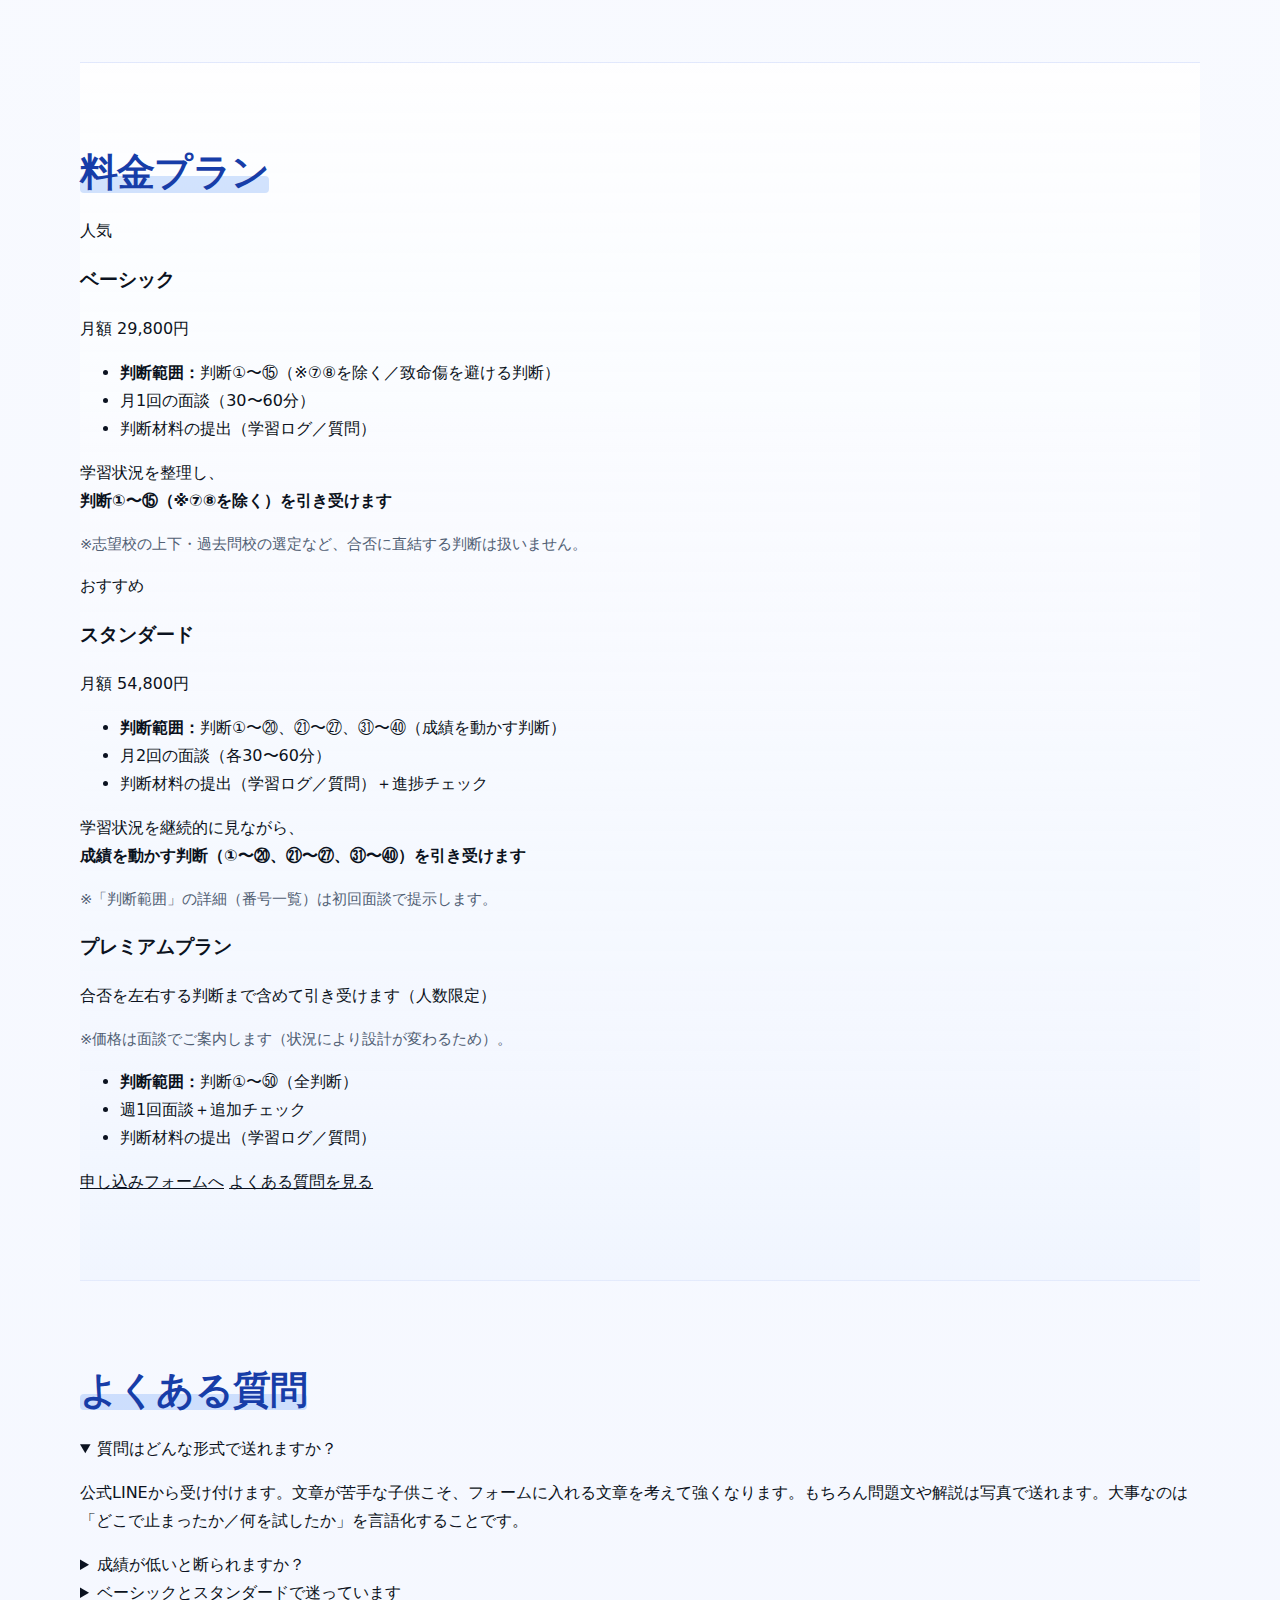
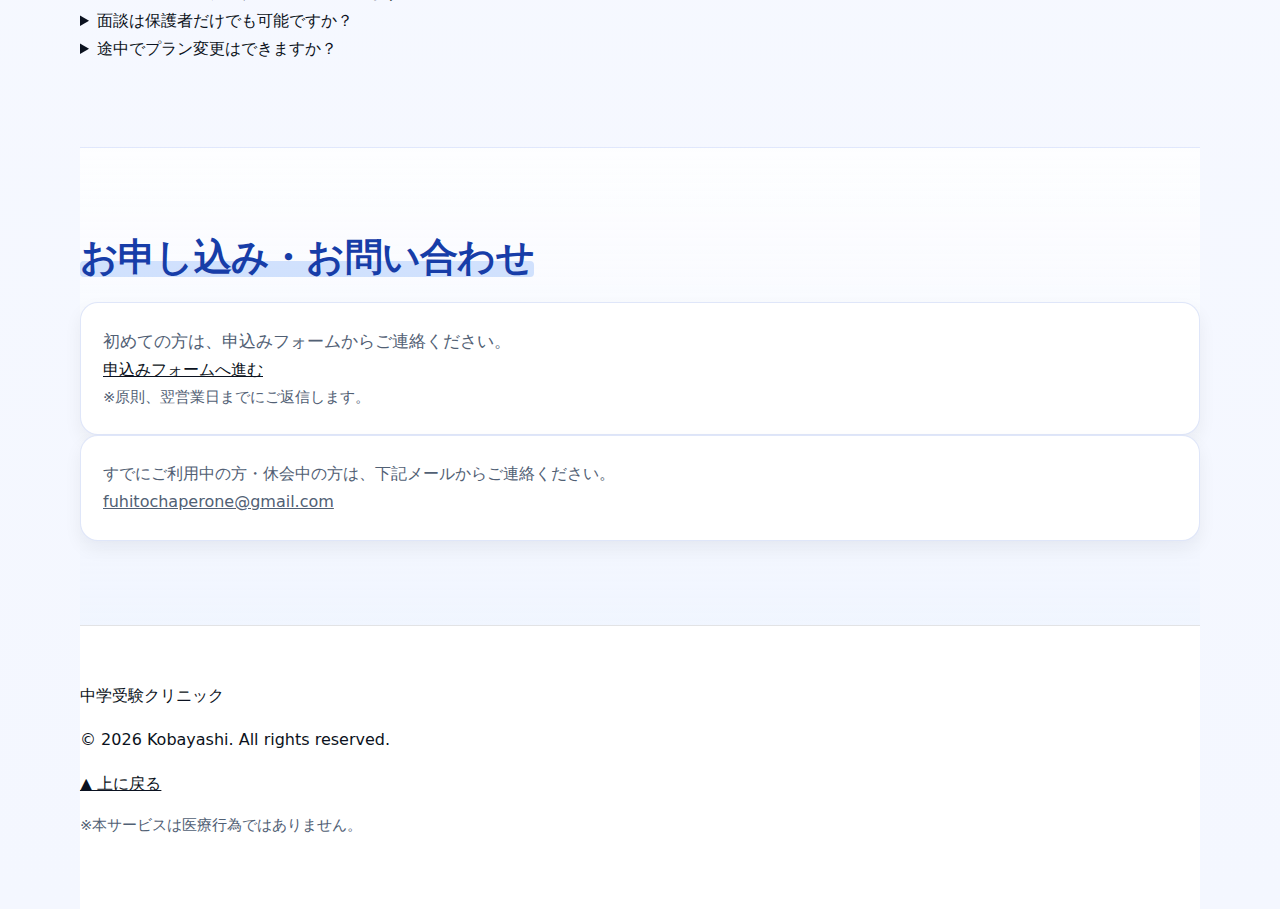
<file: index_c2_final_full_collapsible.html>
<!DOCTYPE html>
<html lang="ja">
<head>
  <meta charset="UTF-8" />
  <meta name="viewport" content="width=device-width, initial-scale=1" />

  <!-- SEO -->
  <title>中学受験クリニック｜家庭学習の「判断」を引き受けます</title>
  <meta name="description" content="中学受験クリニックは、家庭学習の設計や質問対応そのものではなく、学習に関する意思決定（優先順位・取捨選択・介入/非介入）を引き受ける判断委託型サポートです。初回面談では具体策は出さず、どの判断を預けるかを整理します。" />

  <!-- OGP（あとでURLだけ差し替え） -->
  <meta property="og:type" content="website" />
  <meta property="og:locale" content="ja_JP" />
  <meta property="og:title" content="中学受験クリニック｜家庭学習の「判断」を引き受けます" />
  <meta property="og:description" content="塾も宿題もあるのに迷いが消えない—原因は判断不在です。中学受験クリニックは、教材・計画・過去問・親の関与など学習に関する判断を引き受けます。" />
  <meta property="og:url" content="https://example.com" />
  <meta property="og:site_name" content="中学受験クリニック" />
  <meta property="og:image" content="https://example.com/ogp.png" />
  <meta property="og:image:width" content="1200" />
  <meta property="og:image:height" content="630" />
  <meta property="og:image:alt" content="中学受験の学習整理・質問対応サポート" />

  <!-- X（Twitter） -->
  <meta name="twitter:card" content="summary_large_image" />

  <link rel="stylesheet" href="style.css" />

  <style>
    /* Judgements accordion */
    .judge-accordion{ margin-top: 12px; }
    details.judge-group{
      border: 1px solid rgba(15, 23, 42, .12);
      border-radius: 14px;
      background: rgba(255,255,255,.92);
      overflow: hidden;
      margin: 10px 0;
      box-shadow: 0 8px 18px rgba(11,18,32,.06);
    }
    details.judge-group > summary{
      list-style: none;
      cursor: pointer;
      padding: 14px 16px;
      font-weight: 900;
      display: flex;
      align-items: center;
      justify-content: space-between;
      gap: 10px;
      color: var(--primary-2);
      background: linear-gradient(180deg, rgba(31,79,214,.08), rgba(255,255,255,.96));
    }
    details.judge-group > summary::-webkit-details-marker{ display:none; }
    details.judge-group > summary::marker{ content: ""; }
    details.judge-group > summary::after{
      content: "+";
      font-weight: 950;
      opacity: .7;
      color: var(--text);
    }
    details.judge-group[open] > summary::after{ content: "−"; }
    details.judge-group > ol.list{
      margin: 0;
      padding: 0 18px 14px 34px;
      color: var(--text);
    }
    details.judge-group > ol.list li{ margin: 6px 0; }
  </style>

</head>

<body>
  <!-- 固定CTA（右下） -->
  <a class="floating-cta" href="#contact" aria-label="お申し込みはこちら">
    <span class="floating-cta__label">お申し込みはこちら</span>
    <span class="floating-cta__sub">最下部へ</span>
  </a>

  <header class="hero" id="top">
    <div class="container hero__inner">
      <p class="hero__kicker">中学受験／小4〜小6中心</p>
      <h1 class="hero__title">【中学受験クリニック】<br />家庭学習の「判断」を引き受けます</h1>
      <p class="hero__lead">
        塾も宿題もある。<br />
        それでも迷いが消えないのは、<br />
        <strong>判断を引き受ける人がいない</strong>からです。<br />
        教えるのではなく、学習に関する意思決定（優先順位・取捨選択・介入/非介入）を、プラン範囲内で引き受けます。
      </p>

      <div class="hero__cta">
        <a class="button button--primary" href="#contact">初回面談で状況を整理してみる</a>
        <a class="button button--ghost" href="#plans">料金を見る</a>
      </div>

      <p class="hero__note">※無理な勧誘はしません（合う／合わないを含めて確認します）</p>
    </div>
  </header>

  <main class="container">
    <!-- 悩み（検索ワードも意識） -->
    <section class="section" id="problems">
      <h2 class="section__title">こんなお悩み、ありませんか？</h2>

      <div class="grid grid--2">
        <div class="card">
          <h3 class="card__title">宿題が終わらない</h3>
          <p class="card__text">「量が多い」だけでなく、優先順位が決まらず時間が溶けるケース。</p>
        </div>
        <div class="card">
          <h3 class="card__title">宿題をやっているのに成績が伸びない</h3>
          <p class="card__text">“やった感”はあるのに、次のテストで同じミスを繰り返す。</p>
        </div>
        <div class="card">
          <h3 class="card__title">質問できない</h3>
          <p class="card__text">質問の作り方は、受験に独自なテクニックです。</p>
        </div>
        <div class="card">
          <h3 class="card__title">親の方が焦って空気が悪くなる</h3>
          <p class="card__text">受験は、家庭でこそ伸び伸びと。</p>
        </div>
      </div>

      <div class="callout">
        <p class="callout__title">塾でよく見てきた“伸びる子の共通点”</p>
        <ul class="check">
          <li><strong>成績が伸びる子は「質問が違う」</strong>（どこで止まったか／何を試したかが言える）</li>
          <li><strong>先生に「何をやったか」を説明できる子は伸びる</strong>（再現できる学習になる）</li>
        </ul>
        <p class="callout__text">
          ここを家庭でも作れるようにするのが、このサポートの役割です。
        </p>
      </div>
    </section>

    
    <!-- サービスの核 -->
    <section class="section" id="about">
      <h2 class="section__title">このクリニックが引き受けるもの</h2>

      <div class="grid grid--2">
        <div class="card">
          <h3 class="card__title">① 判断する</h3>
          <ul class="list">
            <li>今やるべきか、やらないべきか</li>
            <li>どの教材・課題を捨てるか</li>
            <li>質問に答えるべきか、止めるべきか</li>
          </ul>
        </div>
        <div class="card">
          <h3 class="card__title">② 判断しないことを決める</h3>
          <ul class="list">
            <li>今は決めなくていいこと</li>
            <li>家庭が抱えなくていい迷い</li>
            <li>先延ばしにしてよい判断</li>
          </ul>
        </div>
      </div>

      <div class="mini-cta">
        <div>
          <p class="mini-cta__title">初回面談でやること</p>
          <p class="mini-cta__flow">◻︎ 現状把握 → ◻︎ 迷い（判断）の棚卸し → ◻︎ どの判断を預けるか決める</p>
          <p class="note">※初回面談では具体的な勉強法の指示や、志望校の可否など「判断そのもの」は行いません。</p>
        </div>
        <a class="button button--small" href="#contact">初回面談を申し込む</a>
      </div>
    </section>



    <!-- 50の判断 -->    <section class="section" id="judgements">
      <h2 class="section__title">私たちが引き受ける50の判断</h2>
      <p class="muted">
        中学受験で最も消耗するのは、勉強そのものではなく判断です。<br />
        下の見出しをクリックすると、各カテゴリの判断が開きます（必要なところだけ見てください）。
      </p>

      <div class="judge-accordion">

        <details class="judge-group" open>
          <summary class="judge-group__summary">判断①〜⑩：学習全体の設計（最上位）</summary>
          <ol class="list">
            <li>今の成績は「正常」か「危険信号」か</li>
            <li>今月は“取りに行く月”か“崩さない月”か</li>
            <li>今の努力量は不足か、過剰か</li>
            <li>今のやり方は「合っていない」のか「時間が足りない」だけか</li>
            <li>今一番のボトルネック（科目・単元）はどこか</li>
            <li>今この家庭が最優先で守るべきものは成績か、精神安定か</li>
            <li>今の状態で志望校を上げる判断をしてよいか</li>
            <li>下げるなら「いつ」「どこまで」か</li>
            <li>この子にとって“勝負をかける時期”はいつか</li>
            <li>今は攻めるべきか、耐えるべきか</li>
          </ol>
        </details>

        <details class="judge-group">
          <summary class="judge-group__summary">判断⑪〜⑳：教材・課題の取捨選択（現場の消耗ゾーン）</summary>
          <ol class="list">
            <li>塾教材は全部やるべきか、捨てるべきか</li>
            <li>捨てるならどこか</li>
            <li>今やるべき教材は「新規」か「復習」か</li>
            <li>同じ単元を別教材で重ねるべきか</li>
            <li>過去問に入る判断をしてよいか</li>
            <li>過去問を解くなら、どの学校からか</li>
            <li>間違い直しはどこまで求めるべきか</li>
            <li>ノートを作る意味がある子か</li>
            <li>解説を読むだけで済ませてよい問題か</li>
            <li>今それをやる意味があるか</li>
          </ol>
        </details>

        <details class="judge-group">
          <summary class="judge-group__summary">判断㉑〜㉚：質問対応（答える／答えないも判断）</summary>
          <ol class="list">
            <li>その質問は「今聞くべき質問」か</li>
            <li>自力で考えさせるべきか、即答すべきか</li>
            <li>質問の背景は理解不足か、焦りか</li>
            <li>その質問は成績に直結するか</li>
            <li>その質問は放置してよいか</li>
            <li>似た質問をまとめて処理すべきか</li>
            <li>質問の仕方自体を修正すべきか</li>
            <li>「質問させない方がよい時期」か</li>
            <li>質問量が多すぎるサインか</li>
            <li>この質問は親が関与すべきか否か</li>
          </ol>
        </details>

        <details class="judge-group">
          <summary class="judge-group__summary">判断㉛〜㊵：子どもの状態（増減・休む・介入）</summary>
          <ol class="list">
            <li>今は叱るべきか、黙るべきか</li>
            <li>声をかけるなら何についてか</li>
            <li>学習量を減らす判断をしてよいか</li>
            <li>休ませることが逃げか、回復か</li>
            <li>伸び悩みの原因は能力か、疲労か</li>
            <li>やる気の問題か、設計の問題か</li>
            <li>今は成功体験を作るべきか</li>
            <li>あえて失敗させるべきか</li>
            <li>親が介入すると逆効果な局面か</li>
            <li>第三者が入る意味があるタイミングか</li>
          </ol>
        </details>

        <details class="judge-group">
          <summary class="judge-group__summary">判断㊶〜㊿：親の関わり（最も事故りやすい領域）</summary>
          <ol class="list">
            <li>親が管理すべきか、手放すべきか</li>
            <li>声かけが過干渉になっているか</li>
            <li>比較が悪影響になっているか</li>
            <li>家庭内ルールを変えるべきか</li>
            <li>成績の話題を出す頻度は適切か</li>
            <li>叱責と指摘の線引きは適切か</li>
            <li>親の不安を子に見せてよいか</li>
            <li>今は親の期待を下げるべきか</li>
            <li>親自身が距離を取るべき時期か</li>
            <li>「もう任せてよい」判断か</li>
          </ol>
        </details>

      </div>

      <p class="note">
        ※対応できる判断はプランごとに異なります。範囲外の判断には回答しません（越境を防ぐため）。
      </p>
    </section>


    <!-- プロフィール（“人の気配”） -->
    <section class="section section--profile" id="profile">
      <h2 class="section__title">担当者について</h2>

      <div class="profile">
        <div class="profile__box">
          <p class="profile__name">小林 史</p>
          <p class="profile__meta">中学受験指導歴8年目。現場で毎年見かける「迷い（判断）」が家庭を消耗させる現実から、判断委託型の支援が必要だと考え、「中学受験クリニック」の設立を決断。</p>
          <ul class="dot">
            <li>対象の中心：小4〜小6</li>
            <li>サービスの核：</li>
                <p>家庭学習の設計…「質問」をベースにした、思考力をつける学習</p>
                <p>中学受験そのもの…中学受験という特殊な競技における保護者様の安心</p>

          </ul>
        </div>
      </div>
    </section>
<!-- 3つの特色 -->
<section class="section" id="features">
  <h2 class="section__title">3つの特色（家庭学習が回り始める仕組み）</h2>
  <p class="muted">
    「勉強しているのに伸びない」は、才能よりも“運用”の問題で起きます。<br>
    このサービスは、家庭学習を回すための3つの支えで構成されています。
  </p>

  <div class="features">
    <!-- ① 学習ログ -->
    <article class="feature feature--primary">
      <div class="feature__head">
        <span class="feature__num">01</span>
        <h3 class="feature__title">学習ログを毎日提出</h3>
<div class="feature__badge">
  <span class="badge__icon">⏱</span>
  <span class="badge__text">所要 <strong>3分</strong></span>
</div>
      </div>
      <p class="feature__text">
        <strong>公式LINE</strong>から、今日やったこと／つまずいた所／明日やることを、短く送るだけ。<br>
        「やったつもり」を減らし、<strong>優先順位と次の一手</strong>が自然に決まる状態を作ります。
      </p>
      <p class="feature__note">※文章が苦手な子は、箇条書きや写真だけでもOKです。</p>
    </article>

    <!-- ② 質問対応 -->
    <article class="feature">
      <div class="feature__head">
        <span class="feature__num">02</span>
        <h3 class="feature__title">判断材料の提出（質問・つまずき）</h3>
      </div>
      <p class="feature__text">
        大事なのは答えそのものより、<strong>「どこで止まったか」</strong>を特定すること。<br>
        うまく質問できない子ほど、質問の作り方から一緒に整えます。
      </p>
    </article>

    <!-- ③ 面談 -->
    <article class="feature feature--wide">
      <div class="feature__head">
        <span class="feature__num">03</span>
        <h3 class="feature__title">必要な時の面談（💡個別指導に振替可）</h3>
      </div>
      <p class="feature__text">
        ずっと面談を繰り返すのではなく、<strong>迷いが出たタイミングだけ</strong>短く確認します。<br>
        状況によっては、面談枠を<strong>解説（指導）</strong>に振り替えることも可能です（※別途条件あり）。
      </p>
      <p class="feature__note">※面談は「保護者のみ」でもOKです。</p>
    </article>

  </div><!-- /.features -->
</section>

    <!-- 料金（4プラン + ベーシック/スタンダード目立たせる + プレミアム横長） -->
    <section class="section" id="plans">
      <h2 class="section__title">料金プラン</h2>

      <div class="plans">
        
        <article class="plan plan--basic plan--featured">

          <div class="plan__badge">人気</div>
          <h3 class="plan__name">ベーシック</h3>
          <p class="plan__price">月額 29,800円</p>
          <ul class="plan__list">
            <li><strong>判断範囲：</strong>判断①〜⑮（※⑦⑧を除く／致命傷を避ける判断）</li>
            <li>月1回の面談（30〜60分）</li>
            <li>判断材料の提出（学習ログ／質問）</li>
          </ul>
      <p class="plan-desc">
         学習状況を整理し、<br>
          <strong>判断①〜⑮（※⑦⑧を除く）を引き受けます</strong>
      </p>
          <p class="note">※志望校の上下・過去問校の選定など、合否に直結する判断は扱いません。</p>

        </article>

        <article class="plan plan--standard plan--featured2">

          <div class="plan__badge plan__badge--alt">おすすめ</div>
          <h3 class="plan__name">スタンダード</h3>
          <p class="plan__price">月額 54,800円</p>
          <ul class="plan__list">
            <li><strong>判断範囲：</strong>判断①〜⑳、㉑〜㉗、㉛〜㊵（成績を動かす判断）</li>
            <li>月2回の面談（各30〜60分）</li>
            <li>判断材料の提出（学習ログ／質問）＋進捗チェック</li>
          </ul>
          <p class="plan-desc">
  学習状況を継続的に見ながら、<br>
  <strong>成績を動かす判断（①〜⑳、㉑〜㉗、㉛〜㊵）を引き受けます</strong>
          </p>

          <p class="note">※「判断範囲」の詳細（番号一覧）は初回面談で提示します。</p>

        </article>

      </div>

      <article class="plan plan--premium">

        <div class="plan--premium__left">
          <h3 class="plan__name">プレミアムプラン</h3>
          <p class="plan__sub">合否を左右する判断まで含めて引き受けます（人数限定）</p>
          <p class="note">※価格は面談でご案内します（状況により設計が変わるため）。</p>
        </div>
        <div class="plan--premium__right">
          <ul class="plan__list plan__list--compact">
            <li><strong>判断範囲：</strong>判断①〜㊿（全判断）</li>
            <li>週1回面談＋追加チェック</li>
            <li>判断材料の提出（学習ログ／質問）</li>
          </ul>
        </div>

      </article>

      <div class="cta-row">
        <a class="button button--primary" href="#contact">申し込みフォームへ</a>
        <a class="button button--ghost" href="#faq">よくある質問を見る</a>
      </div>
    </section>

    <!-- FAQ -->
    <section class="section" id="faq">
      <h2 class="section__title">よくある質問</h2>

      <details class="faq" open>
        <summary class="faq__q">質問はどんな形式で送れますか？</summary>
        <div class="faq__a">
          <p>公式LINEから受け付けます。文章が苦手な子供こそ、フォームに入れる文章を考えて強くなります。もちろん問題文や解説は写真で送れます。大事なのは「どこで止まったか／何を試したか」を言語化することです。</p>
        </div>
      </details>

      <details class="faq">
        <summary class="faq__q">成績が低いと断られますか？</summary>
        <div class="faq__a">
          <p>大丈夫です。むしろ「どこで詰まっているか」を特定し、次の一手を作るところから始めます。</p>
        </div>
      </details>
      <details class="faq">
        <summary>ベーシックとスタンダードで迷っています</summary>
        <div class="faq__a">
           <p>
      ご家庭で<br>
      ・「次に何をやるか」を話し合って決められる<br>
      ・決めたことを、ある程度そのまま回せる<br>
      状態であれば、<strong>ベーシックで十分</strong>です。
    </p>

    <p>
      一方で、<br>
      ・判断に迷う時間が長い<br>
      ・親子で「これで合っているのか？」という不安が出やすい<br>
      ・詰まりが出たときに立て直すのが大変<br>
      という場合は、<strong>スタンダードの方が負担が減ります</strong>。
    </p>

    <p>
      スタンダードでは、学習状況を継続的に見ながら、<br>
      <strong>迷いが出る前に判断を引き受ける</strong>ことを重視しています。
    </p>
  </div>
</details>

      <details class="faq">
        <summary class="faq__q">面談は保護者だけでも可能ですか？</summary>
        <div class="faq__a">
          <p>可能です。「保護者のみ/親子/子ども中心」のように状況に合わせて調整します。</p>
        </div>
      </details>

      <details class="faq">
        <summary class="faq__q">途中でプラン変更はできますか？</summary>
        <div class="faq__a">
          <p>可能です。</p>
        </div>
      </details>
    </section>

    <!-- Contact -->
    <section class="section" id="contact">
      <h2 class="section__title">お申し込み・お問い合わせ</h2>

      <div class="contact">
        <div class="card">
          <p class="muted">初めての方は、申込みフォームからご連絡ください。</p>

          <a class="button button--primary" href="https://docs.google.com/forms/d/1gXaoMgtxGOk1cLLgz19u5tY5gJDXdWhSFNhPuraLs2A/edit" target="_blank" rel="noopener">
            申込みフォームへ進む
          </a>

          <p class="note">※原則、翌営業日までにご返信します。</p>
        </div>

        <div class="card">
          <p class="subtext">
            すでにご利用中の方・休会中の方は、下記メールからご連絡ください。<br />
            <a class="link" href="mailto:fuhitochaperone@gmail.com?subject=ご連絡&body=【お名前】%0D%0A【ご用件】">
              fuhitochaperone@gmail.com
            </a>
          </p>
        </div>
      </div>
    </section>

    <footer class="footer">
      <div class="footer__inner">
        <p class="footer__brand">中学受験クリニック</p>
        <p class="footer__small">© <span id="year"></span> Kobayashi. All rights reserved.</p>
        <a class="footer__top" href="#top">▲ 上に戻る</a>
      </div>
    <p class="note">※本サービスは医療行為ではありません。</p>
    </footer>
  </main>

  <script>
    // 年だけ自動
    document.getElementById("year").textContent = new Date().getFullYear();
  </script>
</body>
</html>
</file>
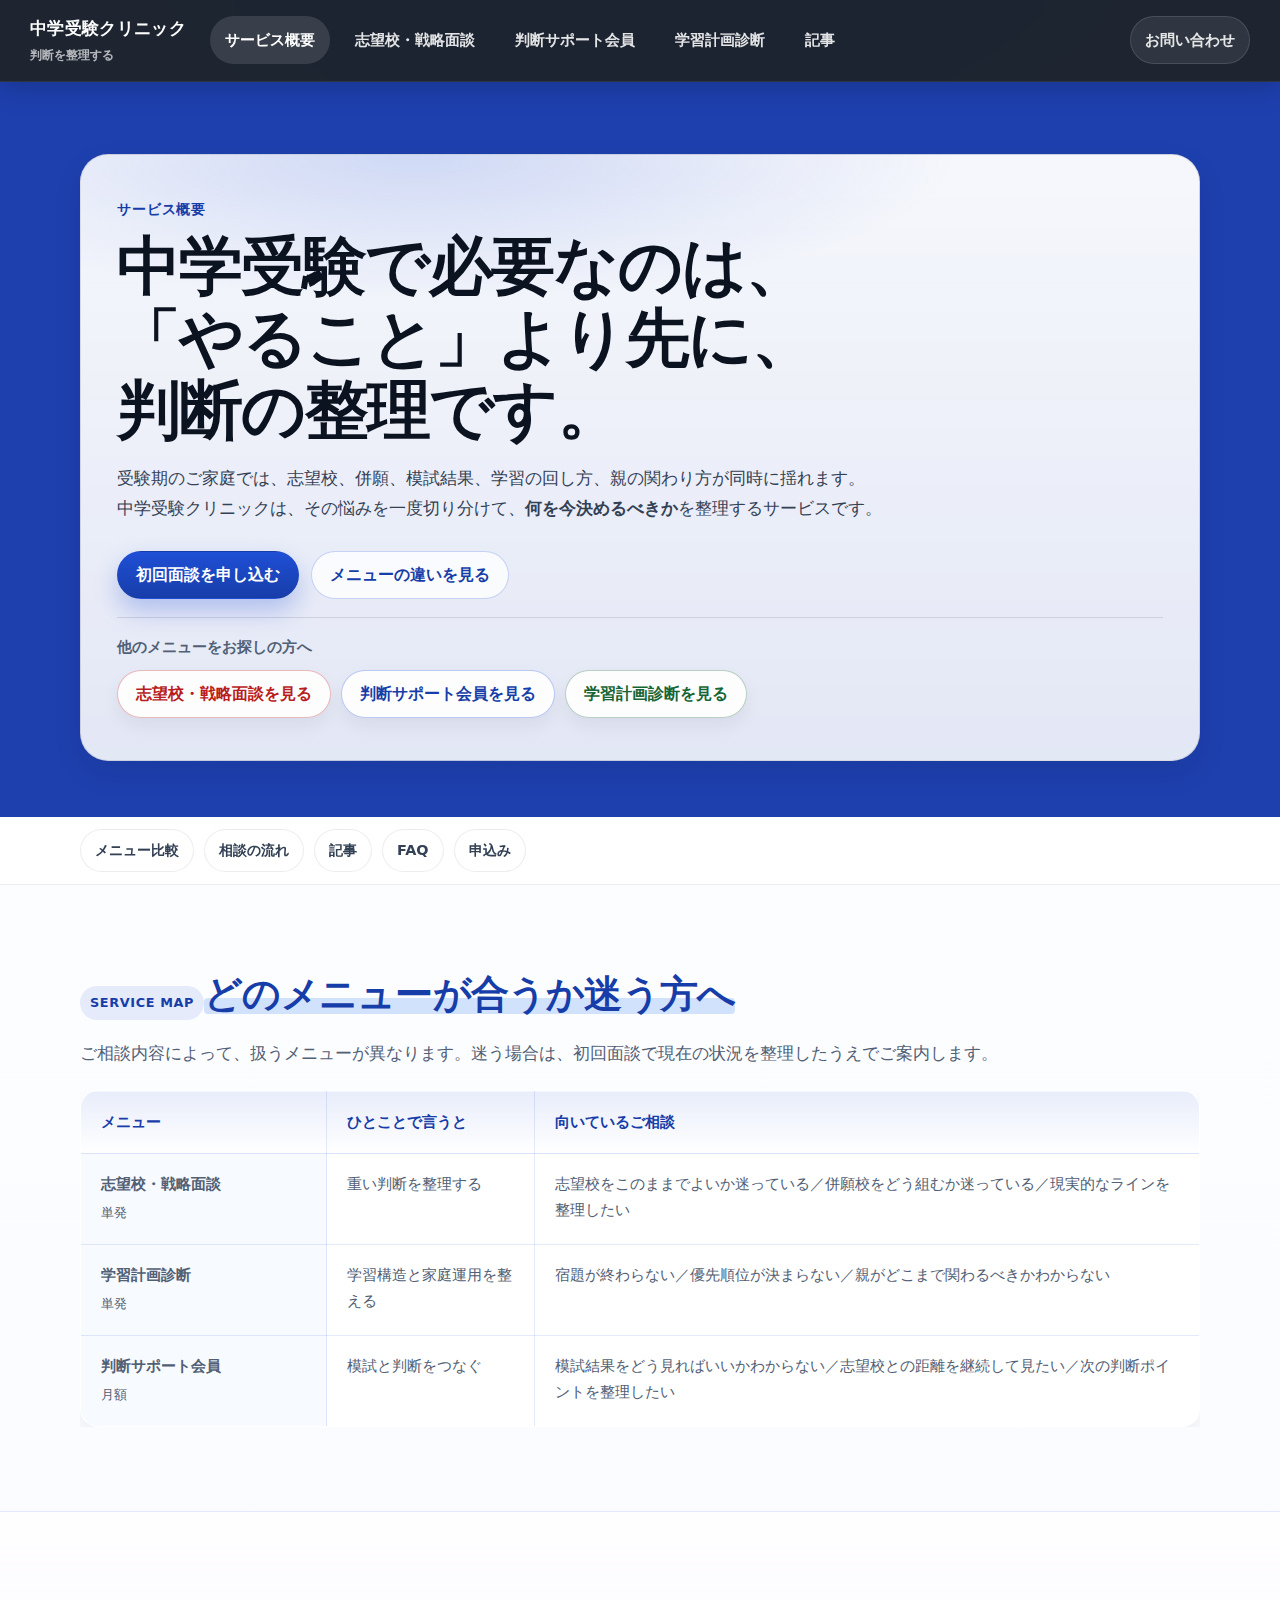
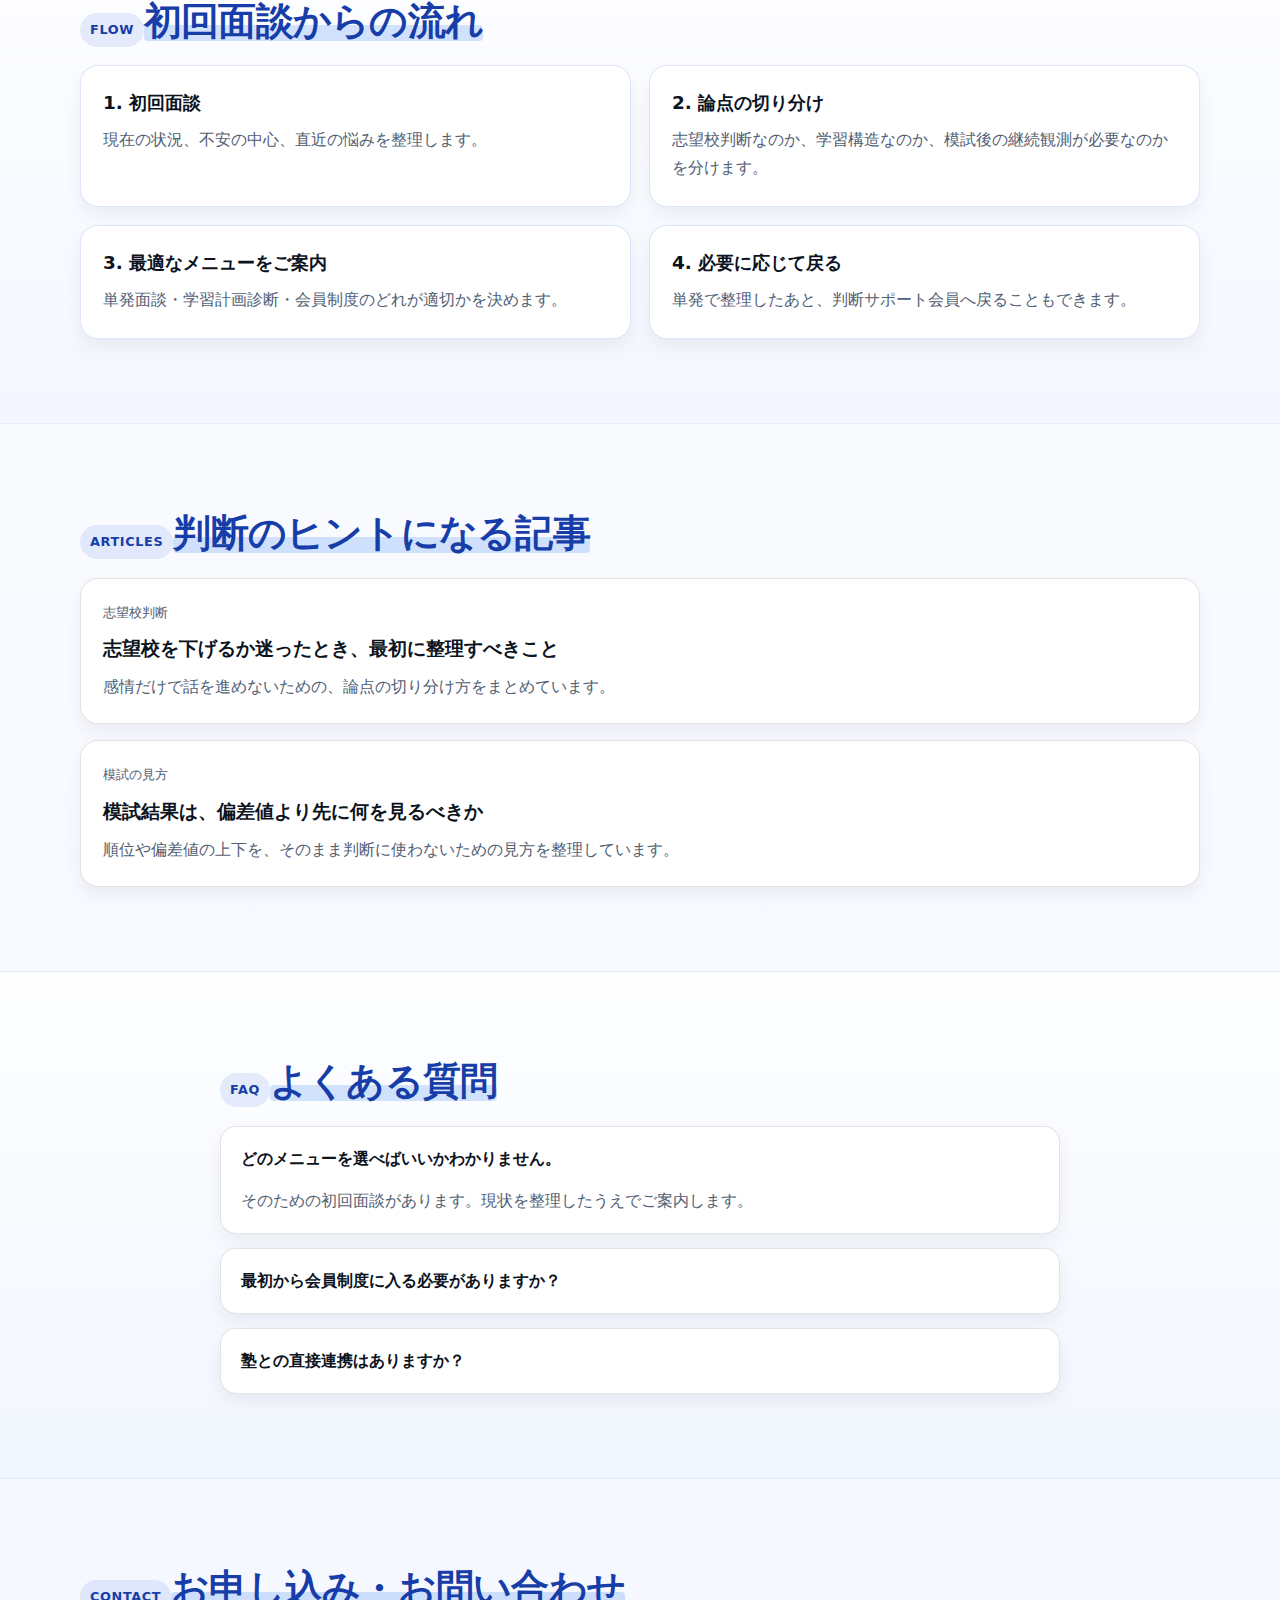
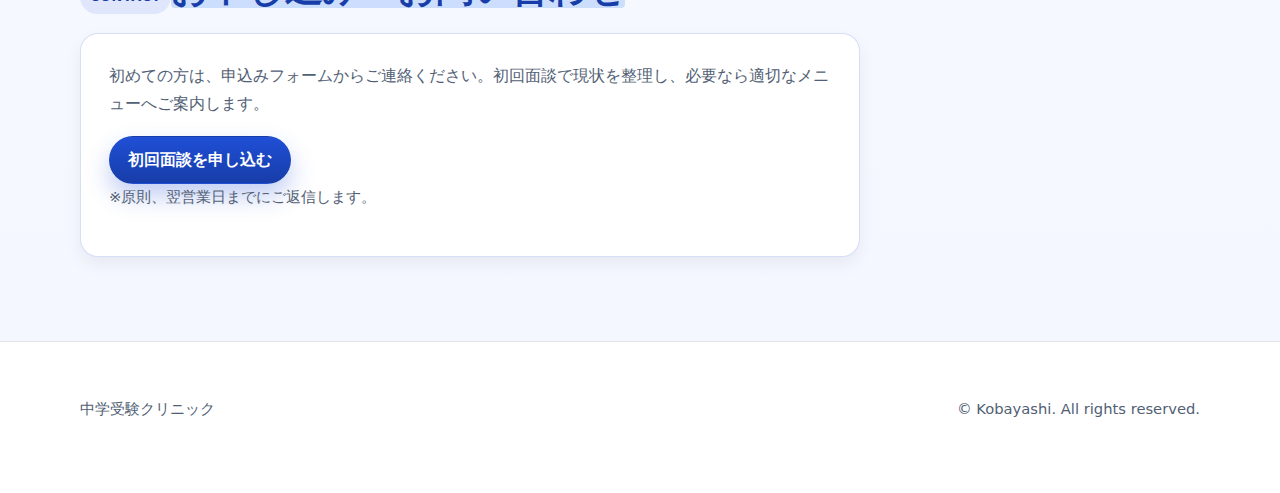
<file: overview.html>
<!DOCTYPE html>
<html lang="ja">
<head>
<meta charset="UTF-8" />
<meta name="viewport" content="width=device-width, initial-scale=1.0" />
<title>サービス概要｜中学受験クリニック</title>
<meta name="description" content="中学受験クリニックの全体像。志望校・戦略面談、判断サポート会員、学習計画診断の違いと、どのメニューが合うかを整理します。" />
<link rel="stylesheet" href="style.css" />
</head>
<body class="">
<header class="site-header"><div class="site-header__inner"><a class="site-header__brand" href="overview.html"><span class="site-header__brandMain">中学受験クリニック</span><span class="site-header__brandSub">判断を整理する</span></a><nav class="site-nav" aria-label="主要メニュー"><a class="site-nav__item is-current" href="overview.html">サービス概要</a><a class="site-nav__item" href="single.html">志望校・戦略面談</a><a class="site-nav__item" href="index.html">判断サポート会員</a><a class="site-nav__item" href="schedule.html">学習計画診断</a><a class="site-nav__item" href="articles.html">記事</a><a class="site-nav__item site-nav__item--contact" href="#contact">お問い合わせ</a></nav></div></header>
<header class="hero">
  <div class="container">
    <div class="hero__card">
      <p class="hero__label">サービス概要</p>
      <h1 class="hero__title">中学受験で必要なのは、<br>「やること」より先に、<br>判断の整理です。</h1>
      <p class="hero__lead">受験期のご家庭では、志望校、併願、模試結果、学習の回し方、親の関わり方が同時に揺れます。<br>中学受験クリニックは、その悩みを一度切り分けて、<strong>何を今決めるべきか</strong>を整理するサービスです。</p>
      <div class="hero__actions">
        <a href="#contact" class="btn btn-primary">初回面談を申し込む</a>
        <a href="#service-map" class="btn btn-secondary">メニューの違いを見る</a>
      </div>
      <div class="hero__subnav">
        <p class="hero__subnavTitle">他のメニューをお探しの方へ</p>
        <div class="hero__subnavItems">
          <a href="single.html" class="btn btn-outline btn-outline-red">志望校・戦略面談を見る</a><a href="index.html" class="btn btn-outline btn-outline-blue">判断サポート会員を見る</a><a href="schedule.html" class="btn btn-outline btn-outline-green">学習計画診断を見る</a>
        </div>
      </div>
    </div>
  </div>
</header>
<nav class="section-nav" aria-label="ページ内メニュー"><div class="section-nav__inner"><a href="#service-map" class="section-nav__item">メニュー比較</a><a href="#flow" class="section-nav__item">相談の流れ</a><a href="#articles" class="section-nav__item">記事</a><a href="#faq" class="section-nav__item">FAQ</a><a href="#contact" class="section-nav__item">申込み</a></div></nav>
<main>

<section class="section" id="service-map"><div class="container"><span class="section__eyebrow">SERVICE MAP</span><h2 class="section__title">どのメニューが合うか迷う方へ</h2><p class="section-intro">ご相談内容によって、扱うメニューが異なります。迷う場合は、初回面談で現在の状況を整理したうえでご案内します。</p><div class="service-map__table-wrap"><table class="service-map__table"><thead><tr><th>メニュー</th><th>ひとことで言うと</th><th>向いているご相談</th></tr></thead><tbody><tr><td><strong>志望校・戦略面談</strong><br><span class="service-map__sub">単発</span></td><td>重い判断を整理する</td><td>志望校をこのままでよいか迷っている／併願校をどう組むか迷っている／現実的なラインを整理したい</td></tr><tr><td><strong>学習計画診断</strong><br><span class="service-map__sub">単発</span></td><td>学習構造と家庭運用を整える</td><td>宿題が終わらない／優先順位が決まらない／親がどこまで関わるべきかわからない</td></tr><tr><td><strong>判断サポート会員</strong><br><span class="service-map__sub">月額</span></td><td>模試と判断をつなぐ</td><td>模試結果をどう見ればいいかわからない／志望校との距離を継続して見たい／次の判断ポイントを整理したい</td></tr></tbody></table></div></div></section>
<section class="section" id="flow"><div class="container"><span class="section__eyebrow">FLOW</span><h2 class="section__title">初回面談からの流れ</h2><div class="card-grid"><article class="card"><h3>1. 初回面談</h3><p>現在の状況、不安の中心、直近の悩みを整理します。</p></article><article class="card"><h3>2. 論点の切り分け</h3><p>志望校判断なのか、学習構造なのか、模試後の継続観測が必要なのかを分けます。</p></article><article class="card"><h3>3. 最適なメニューをご案内</h3><p>単発面談・学習計画診断・会員制度のどれが適切かを決めます。</p></article><article class="card"><h3>4. 必要に応じて戻る</h3><p>単発で整理したあと、判断サポート会員へ戻ることもできます。</p></article></div></div></section>
<section class="section" id="articles"><div class="container"><span class="section__eyebrow">ARTICLES</span><h2 class="section__title">判断のヒントになる記事</h2><div class="article-list"><a class="article-card" href="articles.html#school-choice"><div class="article-card__meta">志望校判断</div><p class="article-card__title">志望校を下げるか迷ったとき、最初に整理すべきこと</p><p class="article-card__text">感情だけで話を進めないための、論点の切り分け方をまとめています。</p></a><a class="article-card" href="articles.html#mock-exam"><div class="article-card__meta">模試の見方</div><p class="article-card__title">模試結果は、偏差値より先に何を見るべきか</p><p class="article-card__text">順位や偏差値の上下を、そのまま判断に使わないための見方を整理しています。</p></a></div></div></section>
<section class="section" id="faq"><div class="container narrow"><span class="section__eyebrow">FAQ</span><h2 class="section__title">よくある質問</h2><div class="faq-list"><details open><summary>どのメニューを選べばいいかわかりません。</summary><p>そのための初回面談があります。現状を整理したうえでご案内します。</p></details><details><summary>最初から会員制度に入る必要がありますか？</summary><p>ありません。単発で整理したあとに会員制度へ移る方もいます。</p></details><details><summary>塾との直接連携はありますか？</summary><p>ありません。塾外の第三者として整理する立場を取ります。</p></details></div></div></section>
<section class="section" id="contact"><div class="container"><span class="section__eyebrow">CONTACT</span><h2 class="section__title">お申し込み・お問い合わせ</h2><div class="contact-box"><p>初めての方は、申込みフォームからご連絡ください。初回面談で現状を整理し、必要なら適切なメニューへご案内します。</p><a href="https://docs.google.com/forms/d/1gXaoMgtxGOk1cLLgz19u5tY5gJDXdWhSFNhPuraLs2A/viewform" target="_blank" rel="noopener" class="btn btn-primary">初回面談を申し込む</a><p class="small-note">※原則、翌営業日までにご返信します。</p></div></div></section>

</main>
<footer class="footer"><div class="container"><p>中学受験クリニック</p><p>© Kobayashi. All rights reserved.</p></div></footer>
</body></html>
</file>
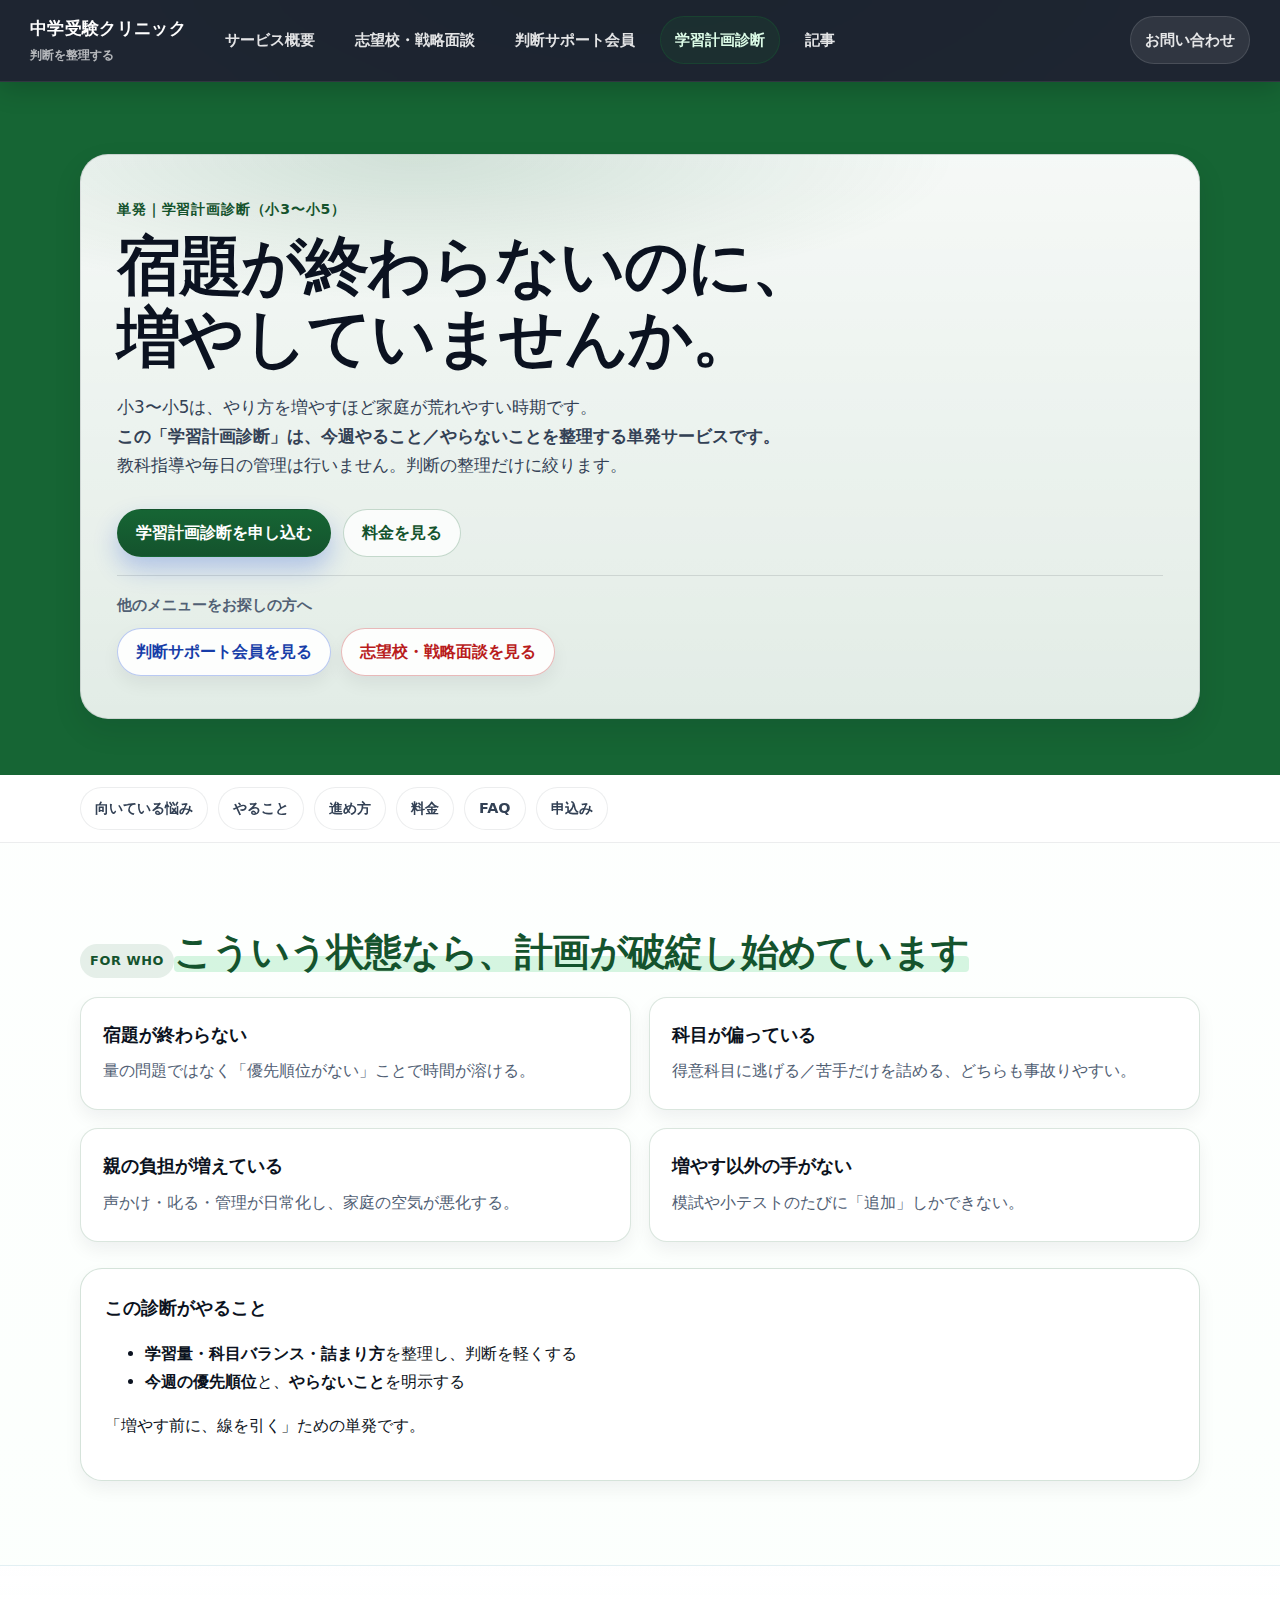
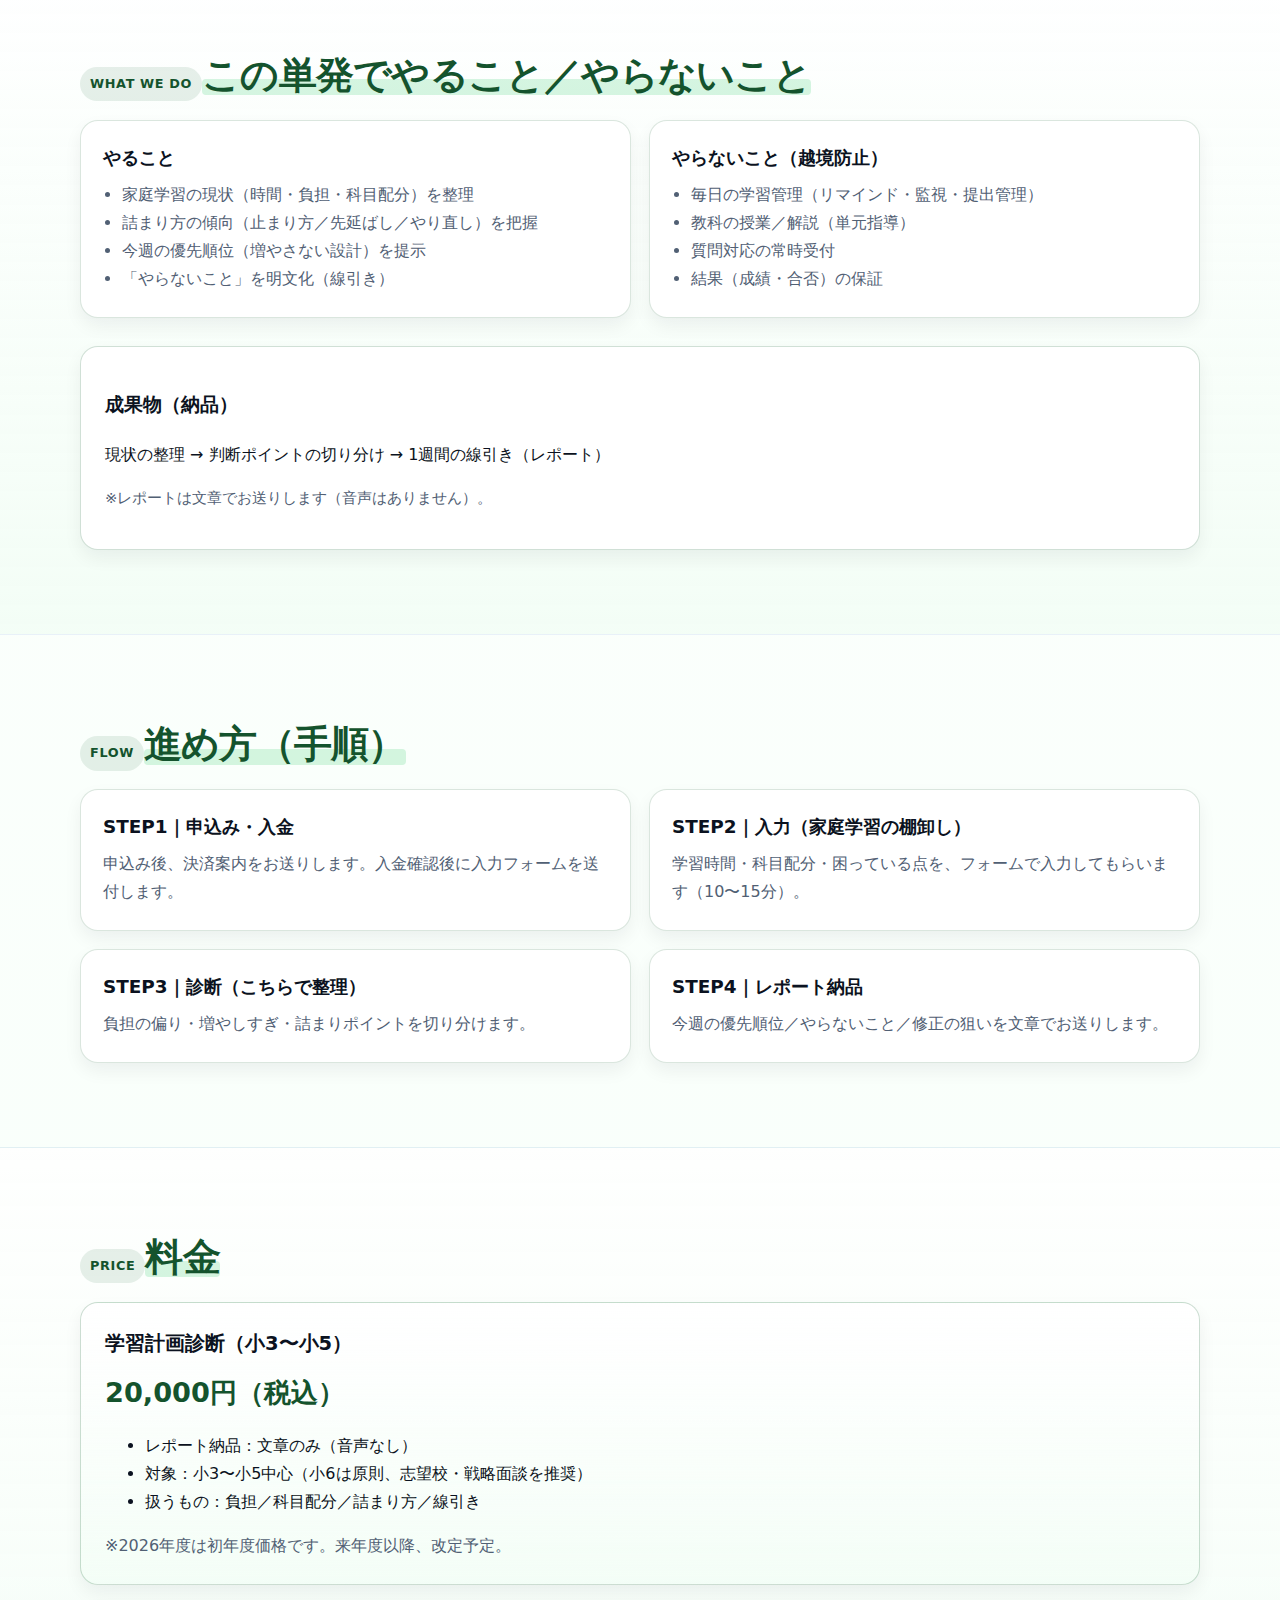
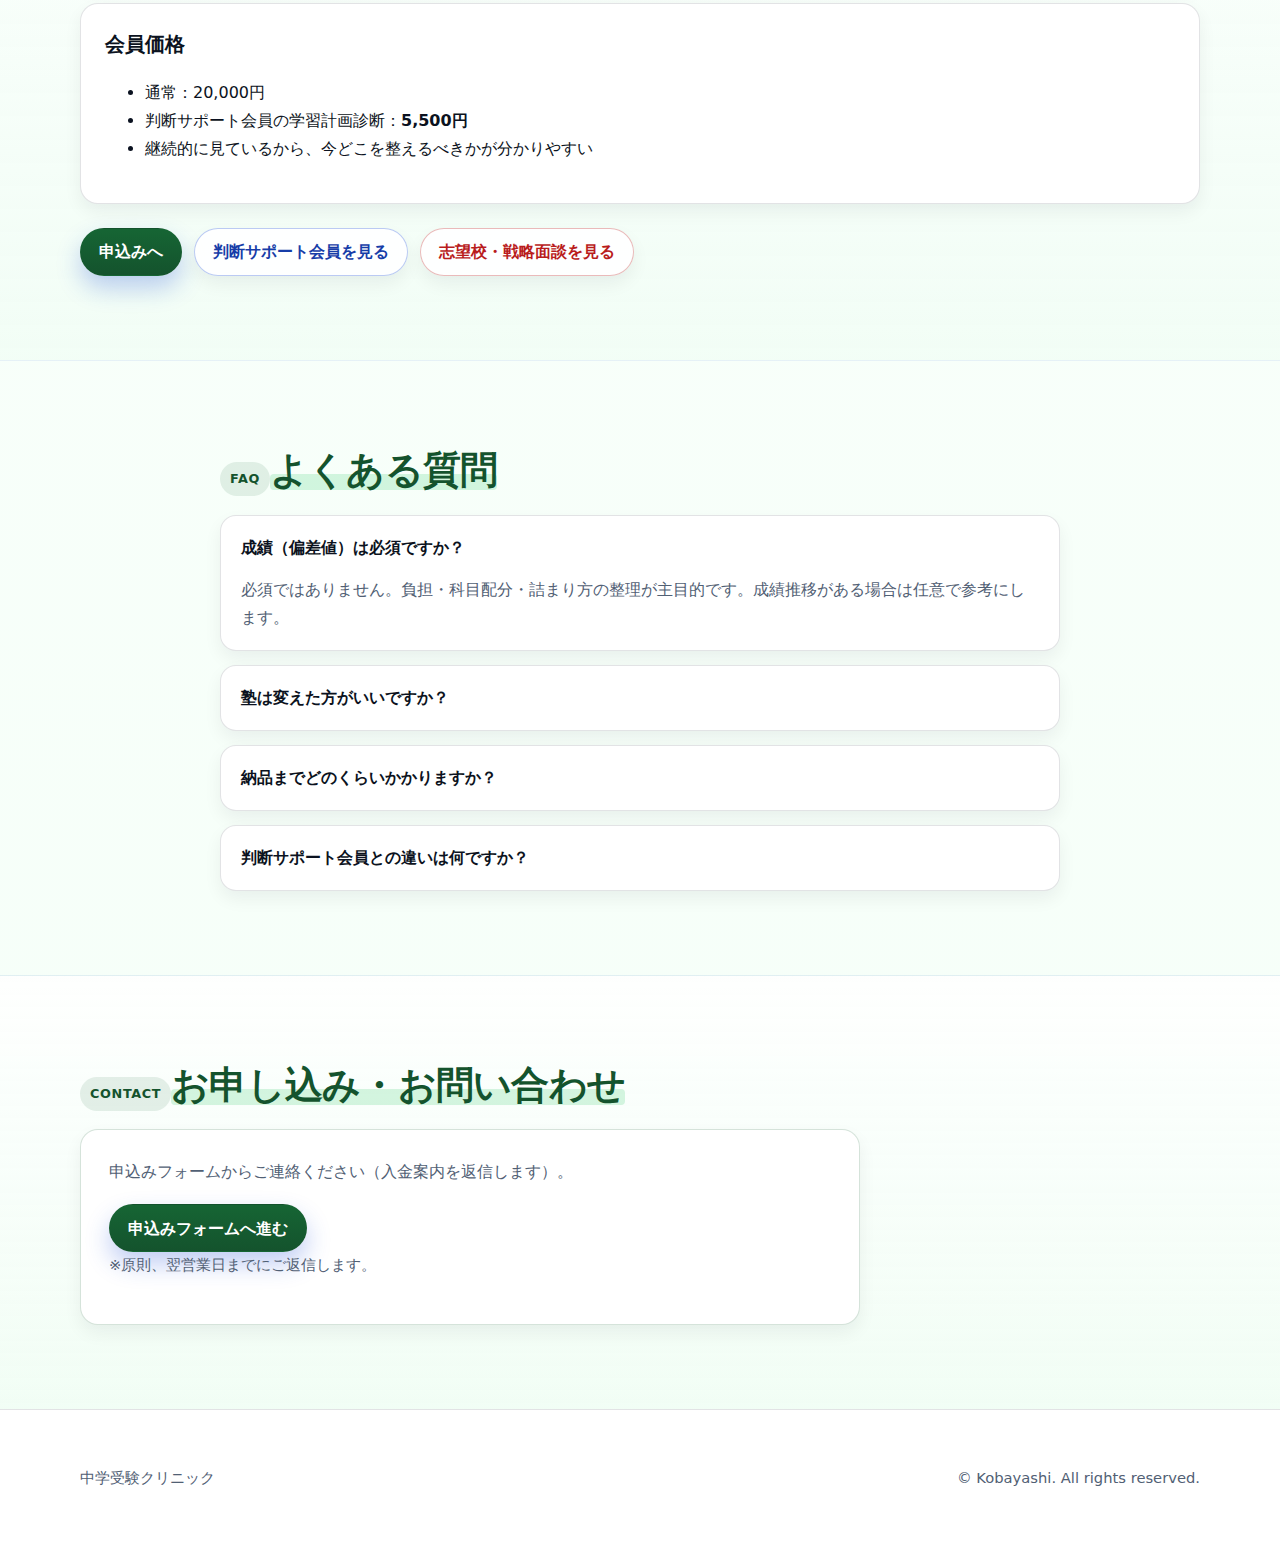
<file: schedule.html>
<!DOCTYPE html>
<html lang="ja">
<head>
<meta charset="UTF-8" />
<meta name="viewport" content="width=device-width, initial-scale=1.0" />
<title>学習計画診断（小3〜小5向け）｜中学受験クリニック</title>
<meta name="description" content="小3〜小5を中心に、家庭学習の負担・科目バランス・詰まり方を整理し、今週やること／やらないことをレポートで提示するサービスです。" />
<link rel="stylesheet" href="style.css" />
</head>
<body class="theme-green">
<header class="site-header"><div class="site-header__inner"><a class="site-header__brand" href="overview.html"><span class="site-header__brandMain">中学受験クリニック</span><span class="site-header__brandSub">判断を整理する</span></a><nav class="site-nav" aria-label="主要メニュー"><a class="site-nav__item" href="overview.html">サービス概要</a><a class="site-nav__item" href="single.html">志望校・戦略面談</a><a class="site-nav__item" href="index.html">判断サポート会員</a><a class="site-nav__item is-current is-current--green" href="schedule.html">学習計画診断</a><a class="site-nav__item" href="articles.html">記事</a><a class="site-nav__item site-nav__item--contact" href="#contact">お問い合わせ</a></nav></div></header>
<header class="hero">
  <div class="container">
    <div class="hero__card">
      <p class="hero__label">単発｜学習計画診断（小3〜小5）</p>
      <h1 class="hero__title">宿題が終わらないのに、<br>増やしていませんか。</h1>
      <p class="hero__lead">小3〜小5は、やり方を増やすほど家庭が荒れやすい時期です。<br><strong>この「学習計画診断」は、今週やること／やらないことを整理する単発サービスです。</strong><br>教科指導や毎日の管理は行いません。判断の整理だけに絞ります。</p>
      <div class="hero__actions">
        <a href="#contact" class="btn btn-primary">学習計画診断を申し込む</a>
        <a href="#price" class="btn btn-secondary">料金を見る</a>
      </div>
      <div class="hero__subnav">
        <p class="hero__subnavTitle">他のメニューをお探しの方へ</p>
        <div class="hero__subnavItems">
          <a href="index.html" class="btn btn-outline btn-outline-blue">判断サポート会員を見る</a><a href="single.html" class="btn btn-outline btn-outline-red">志望校・戦略面談を見る</a>
        </div>
      </div>
    </div>
  </div>
</header>
<nav class="section-nav" aria-label="ページ内メニュー"><div class="section-nav__inner"><a href="#problems" class="section-nav__item">向いている悩み</a><a href="#what" class="section-nav__item">やること</a><a href="#flow" class="section-nav__item">進め方</a><a href="#price" class="section-nav__item">料金</a><a href="#faq" class="section-nav__item">FAQ</a><a href="#contact" class="section-nav__item">申込み</a></div></nav>
<main>

<section class="section" id="problems"><div class="container"><span class="section__eyebrow">FOR WHO</span><h2 class="section__title">こういう状態なら、計画が破綻し始めています</h2><div class="card-grid"><article class="card"><h3>宿題が終わらない</h3><p>量の問題ではなく「優先順位がない」ことで時間が溶ける。</p></article><article class="card"><h3>科目が偏っている</h3><p>得意科目に逃げる／苦手だけを詰める、どちらも事故りやすい。</p></article><article class="card"><h3>親の負担が増えている</h3><p>声かけ・叱る・管理が日常化し、家庭の空気が悪化する。</p></article><article class="card"><h3>増やす以外の手がない</h3><p>模試や小テストのたびに「追加」しかできない。</p></article></div><div class="callout"><p class="callout__title">この診断がやること</p><ul class="check"><li><strong>学習量・科目バランス・詰まり方</strong>を整理し、判断を軽くする</li><li><strong>今週の優先順位</strong>と、<strong>やらないこと</strong>を明示する</li></ul><p class="callout__text">「増やす前に、線を引く」ための単発です。</p></div></div></section>
<section class="section" id="what"><div class="container"><span class="section__eyebrow">WHAT WE DO</span><h2 class="section__title">この単発でやること／やらないこと</h2><div class="card-grid"><article class="card"><h3>やること</h3><ul><li>家庭学習の現状（時間・負担・科目配分）を整理</li><li>詰まり方の傾向（止まり方／先延ばし／やり直し）を把握</li><li>今週の優先順位（増やさない設計）を提示</li><li>「やらないこと」を明文化（線引き）</li></ul></article><article class="card"><h3>やらないこと（越境防止）</h3><ul><li>毎日の学習管理（リマインド・監視・提出管理）</li><li>教科の授業／解説（単元指導）</li><li>質問対応の常時受付</li><li>結果（成績・合否）の保証</li></ul></article></div><div class="subplan-box"><h3>成果物（納品）</h3><p>現状の整理 → 判断ポイントの切り分け → 1週間の線引き（レポート）</p><p class="small-note">※レポートは文章でお送りします（音声はありません）。</p></div></div></section>
<section class="section" id="flow"><div class="container"><span class="section__eyebrow">FLOW</span><h2 class="section__title">進め方（手順）</h2><div class="card-grid"><article class="card"><h3>STEP1｜申込み・入金</h3><p>申込み後、決済案内をお送りします。入金確認後に入力フォームを送付します。</p></article><article class="card"><h3>STEP2｜入力（家庭学習の棚卸し）</h3><p>学習時間・科目配分・困っている点を、フォームで入力してもらいます（10〜15分）。</p></article><article class="card"><h3>STEP3｜診断（こちらで整理）</h3><p>負担の偏り・増やしすぎ・詰まりポイントを切り分けます。</p></article><article class="card"><h3>STEP4｜レポート納品</h3><p>今週の優先順位／やらないこと／修正の狙いを文章でお送りします。</p></article></div></div></section>
<section class="section" id="price"><div class="container"><span class="section__eyebrow">PRICE</span><h2 class="section__title">料金</h2><div class="price-grid"><article class="price-card price-card--main"><h3>学習計画診断（小3〜小5）</h3><p class="price-main">20,000円（税込）</p><ul><li>レポート納品：文章のみ（音声なし）</li><li>対象：小3〜小5中心（小6は原則、志望校・戦略面談を推奨）</li><li>扱うもの：負担／科目配分／詰まり方／線引き</li></ul><p class="price-note">※2026年度は初年度価格です。来年度以降、改定予定。</p></article><article class="price-card"><h3>会員価格</h3><ul><li>通常：20,000円</li><li>判断サポート会員の学習計画診断：<strong>5,500円</strong></li><li>継続的に見ているから、今どこを整えるべきかが分かりやすい</li></ul></article></div><div class="plan-actions"><a href="#contact" class="btn btn-primary">申込みへ</a><a href="index.html" class="btn btn-outline btn-outline-blue">判断サポート会員を見る</a><a href="single.html" class="btn btn-outline btn-outline-red">志望校・戦略面談を見る</a></div></div></section>
<section class="section" id="faq"><div class="container narrow"><span class="section__eyebrow">FAQ</span><h2 class="section__title">よくある質問</h2><div class="faq-list"><details open><summary>成績（偏差値）は必須ですか？</summary><p>必須ではありません。負担・科目配分・詰まり方の整理が主目的です。成績推移がある場合は任意で参考にします。</p></details><details><summary>塾は変えた方がいいですか？</summary><p>変える前提ではありません。「家庭学習の迷い」を減らす設計です。</p></details><details><summary>納品までどのくらいかかりますか？</summary><p>入力状況と混雑により変動します。</p></details><details><summary>判断サポート会員との違いは何ですか？</summary><p>学習計画診断は、現在の学習状況を整理し、面談後に診断レポートをお渡しする単発メニューです。会員制度は、毎月の模試や節目に応じて判断を更新する月額サービスです。</p></details></div></div></section>
<section class="section" id="contact"><div class="container"><span class="section__eyebrow">CONTACT</span><h2 class="section__title">お申し込み・お問い合わせ</h2><div class="contact-box"><p>申込みフォームからご連絡ください（入金案内を返信します）。</p><a href="https://docs.google.com/forms/d/1gXaoMgtxGOk1cLLgz19u5tY5gJDXdWhSFNhPuraLs2A/viewform" target="_blank" rel="noopener" class="btn btn-primary">申込みフォームへ進む</a><p class="small-note">※原則、翌営業日までにご返信します。</p></div></div></section>

</main>
<footer class="footer"><div class="container"><p>中学受験クリニック</p><p>© Kobayashi. All rights reserved.</p></div></footer>
</body></html>
</file>
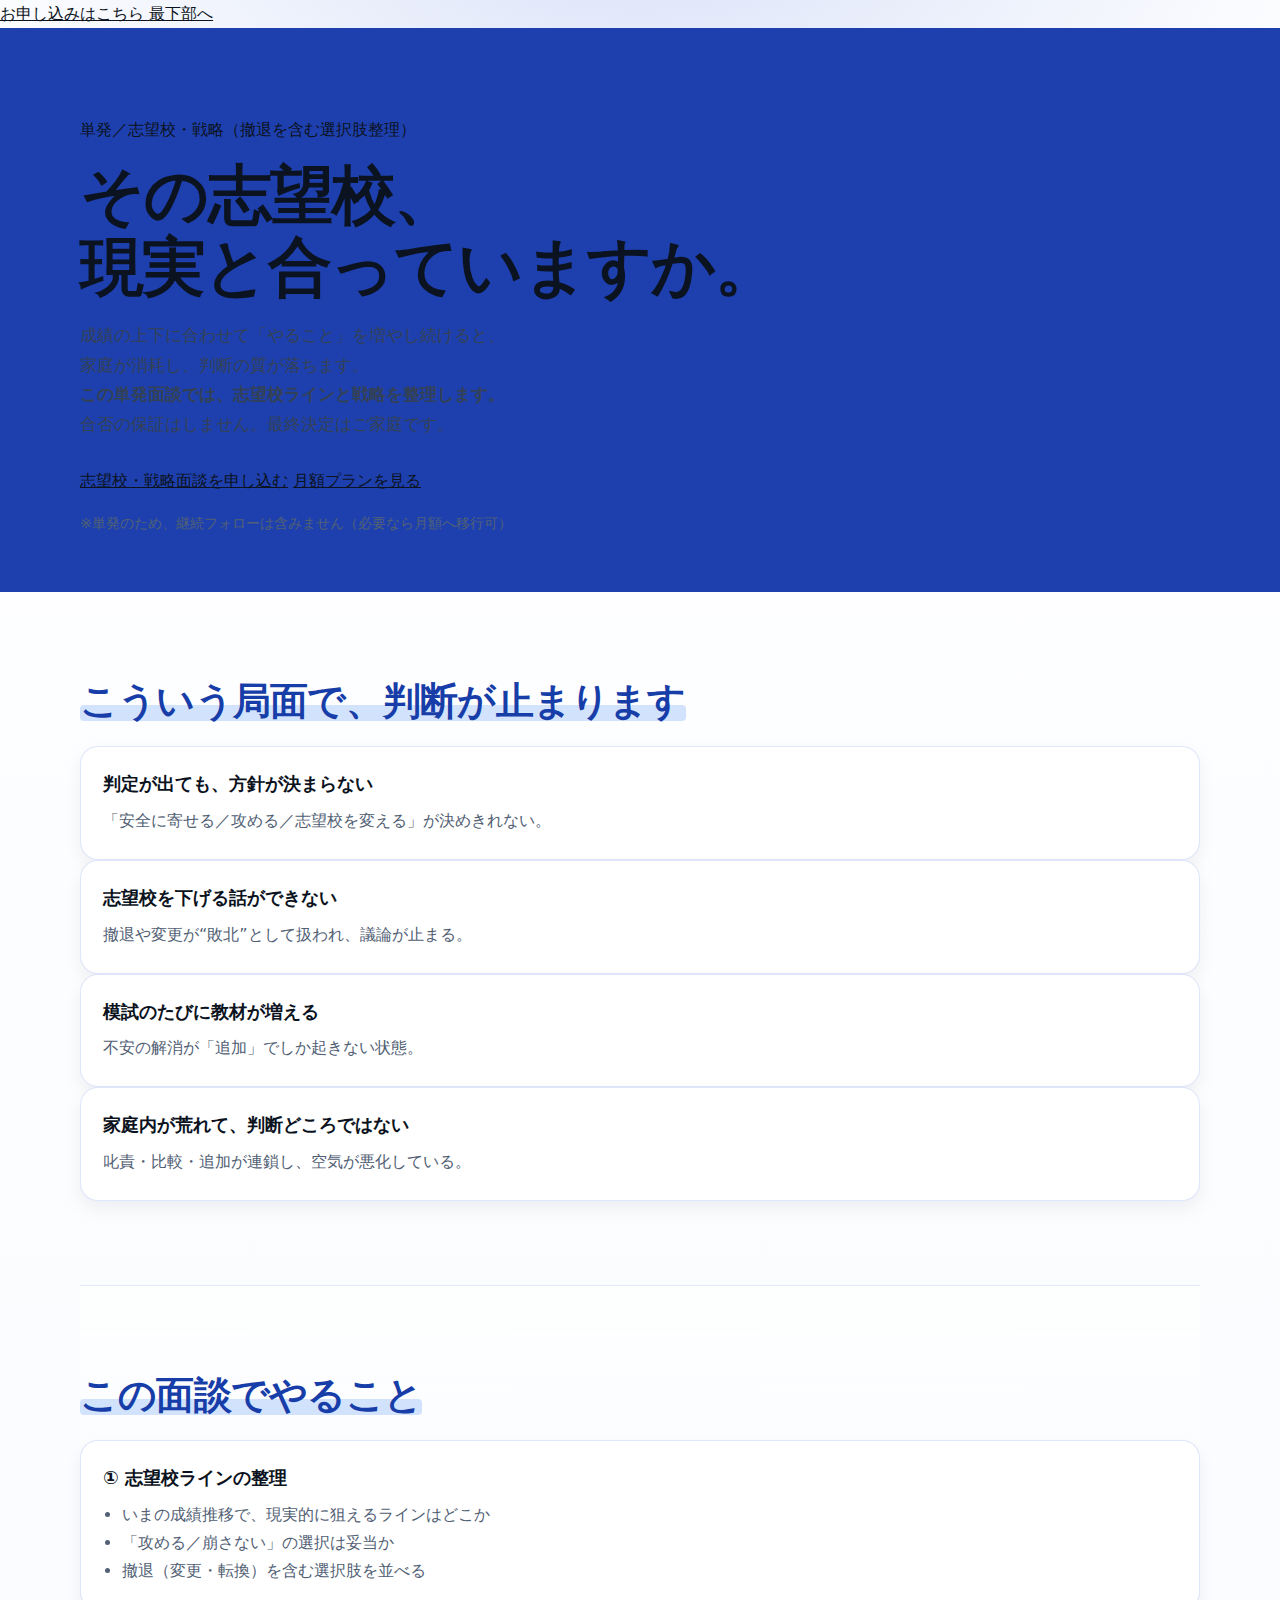
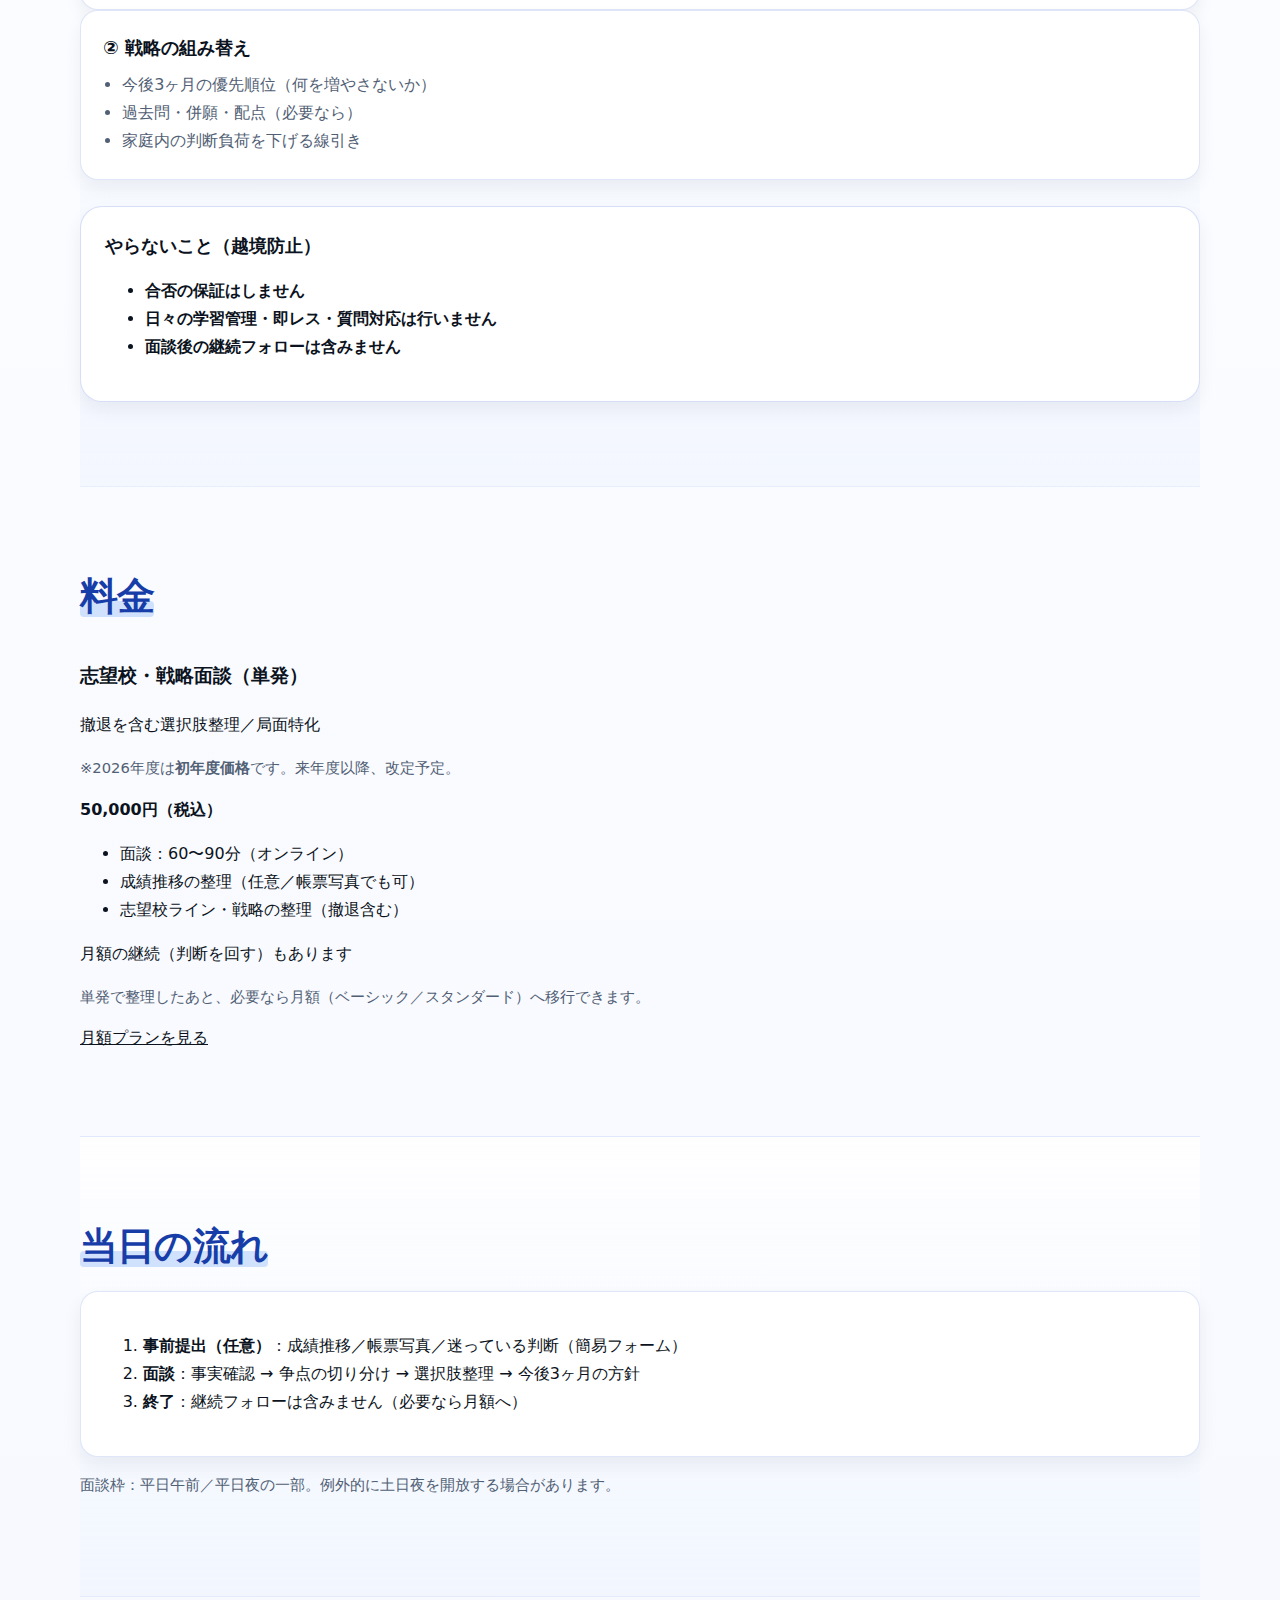
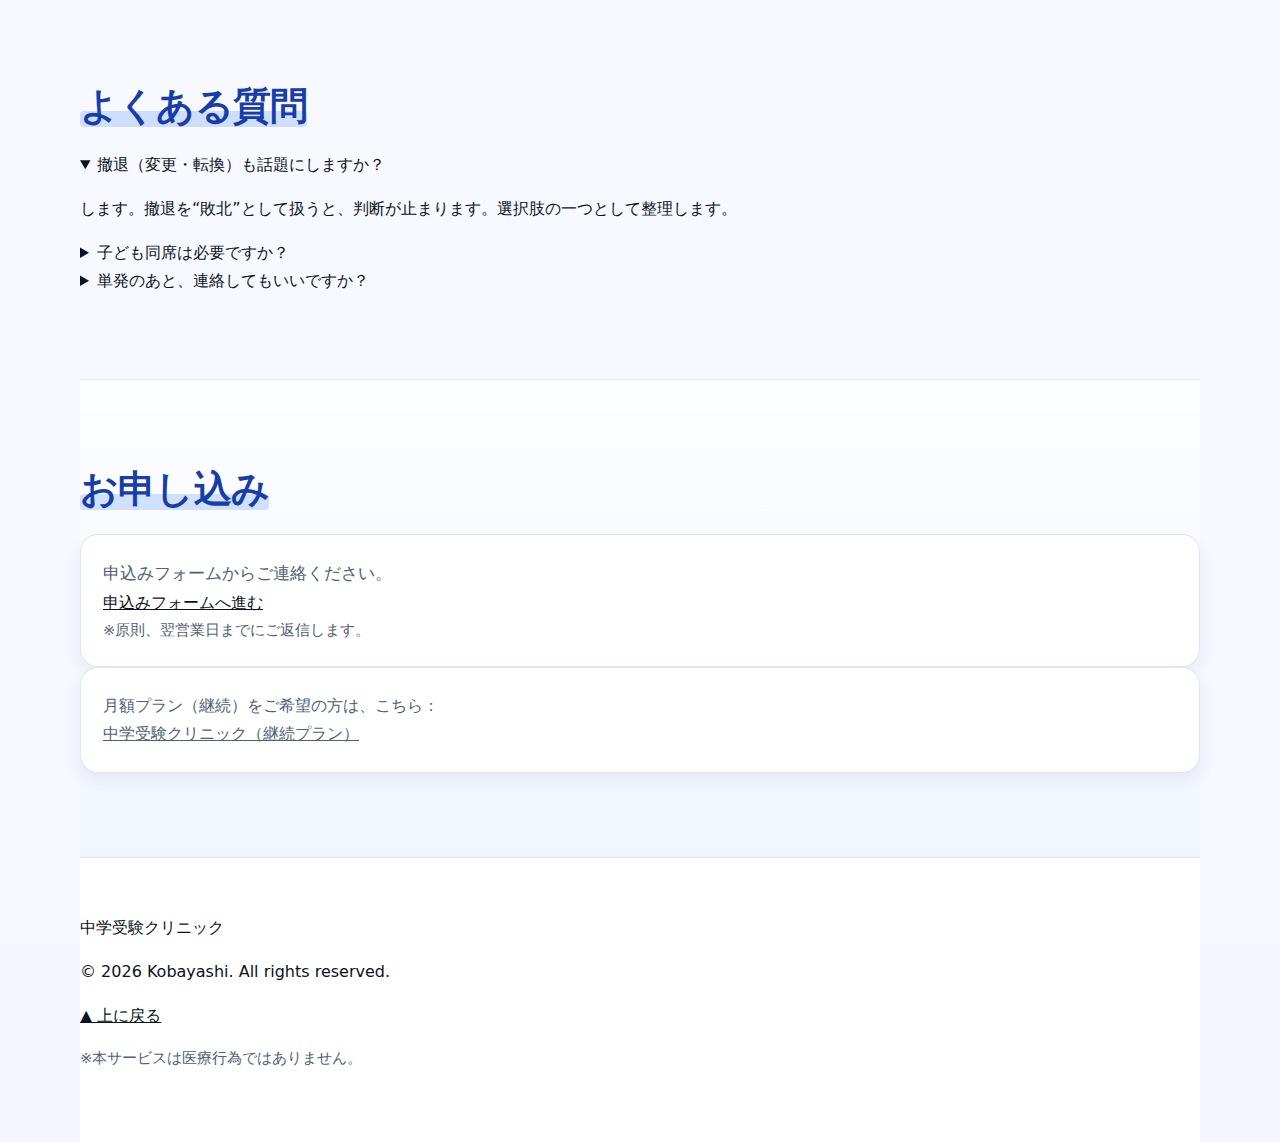
<file: single.html>
<!DOCTYPE html>
<html lang="ja">
<head>
  <meta charset="UTF-8" />
  <meta name="viewport" content="width=device-width, initial-scale=1" />

  <!-- SEO -->
  <title>志望校・戦略面談（単発）｜中学受験クリニック</title>
  <meta name="description" content="中学受験クリニックの『志望校・戦略面談（単発）』。成績推移と家庭状況をもとに、志望校ラインの妥当性、戦略の組み替え、撤退を含む選択肢を整理します。合否の保証はしません。" />

  <!-- OGP（あとでURLだけ差し替え） -->
  <meta property="og:type" content="website" />
  <meta property="og:locale" content="ja_JP" />
  <meta property="og:title" content="志望校・戦略面談（単発）｜中学受験クリニック" />
  <meta property="og:description" content="志望校ラインの妥当性、戦略の組み替え、撤退を含む選択肢を整理する単発面談。" />
  <meta property="og:url" content="https://fuhito5884.github.io/juken_clinic/single.html" />
  <meta property="og:site_name" content="中学受験クリニック" />
  <meta property="og:image" content="https://example.com/ogp.png" />
  <meta property="og:image:width" content="1200" />
  <meta property="og:image:height" content="630" />

  <!-- X -->
  <meta name="twitter:card" content="summary_large_image" />

  <link rel="stylesheet" href="style.css" />
</head>

<body class="lp-single">
  <!-- 固定CTA（右下） -->
  <a class="floating-cta" href="#contact" aria-label="お申し込みはこちら">
    <span class="floating-cta__label">お申し込みはこちら</span>
    <span class="floating-cta__sub">最下部へ</span>
  </a>

  <header class="hero" id="top">
    <div class="container hero__inner">
      <p class="hero__kicker">単発／志望校・戦略（撤退を含む選択肢整理）</p>
      <h1 class="hero__title">その志望校、<br />現実と合っていますか。</h1>
      <p class="hero__lead">
        成績の上下に合わせて「やること」を増やし続けると、<br />
        家庭が消耗し、判断の質が落ちます。<br />
        <strong>この単発面談では、志望校ラインと戦略を整理します。</strong><br />
        合否の保証はしません。最終決定はご家庭です。
      </p>

      <div class="hero__cta">
        <a class="button button--primary" href="#contact">志望校・戦略面談を申し込む</a>
        <a class="button button--ghost" href="index.html#plans">月額プランを見る</a>
      </div>

      <p class="hero__note">※単発のため、継続フォローは含みません（必要なら月額へ移行可）</p>
    </div>
  </header>

  <main class="container">
    <section class="section" id="problems">
      <h2 class="section__title">こういう局面で、判断が止まります</h2>
      <div class="grid grid--2">
        <div class="card">
          <h3 class="card__title">判定が出ても、方針が決まらない</h3>
          <p class="card__text">「安全に寄せる／攻める／志望校を変える」が決めきれない。</p>
        </div>
        <div class="card">
          <h3 class="card__title">志望校を下げる話ができない</h3>
          <p class="card__text">撤退や変更が“敗北”として扱われ、議論が止まる。</p>
        </div>
        <div class="card">
          <h3 class="card__title">模試のたびに教材が増える</h3>
          <p class="card__text">不安の解消が「追加」でしか起きない状態。</p>
        </div>
        <div class="card">
          <h3 class="card__title">家庭内が荒れて、判断どころではない</h3>
          <p class="card__text">叱責・比較・追加が連鎖し、空気が悪化している。</p>
        </div>
      </div>
    </section>

    <section class="section" id="what">
      <h2 class="section__title">この面談でやること</h2>
      <div class="grid grid--2">
        <div class="card">
          <h3 class="card__title">① 志望校ラインの整理</h3>
          <ul class="list">
            <li>いまの成績推移で、現実的に狙えるラインはどこか</li>
            <li>「攻める／崩さない」の選択は妥当か</li>
            <li>撤退（変更・転換）を含む選択肢を並べる</li>
          </ul>
        </div>
        <div class="card">
          <h3 class="card__title">② 戦略の組み替え</h3>
          <ul class="list">
            <li>今後3ヶ月の優先順位（何を増やさないか）</li>
            <li>過去問・併願・配点（必要なら）</li>
            <li>家庭内の判断負荷を下げる線引き</li>
          </ul>
        </div>
      </div>

      <div class="callout">
        <p class="callout__title">やらないこと（越境防止）</p>
        <ul class="check">
          <li><strong>合否の保証はしません</strong></li>
          <li><strong>日々の学習管理・即レス・質問対応は行いません</strong></li>
          <li><strong>面談後の継続フォローは含みません</strong></li>
        </ul>
      </div>
    </section>

    <section class="section" id="price">
      <h2 class="section__title">料金</h2>

      <article class="plan plan--premium">
        <div class="plan--premium__left">
          <h3 class="plan__name">志望校・戦略面談（単発）</h3>
          <p class="plan__sub">撤退を含む選択肢整理／局面特化</p>
          <p class="note">※2026年度は<strong>初年度価格</strong>です。来年度以降、改定予定。</p>
        </div>
        <div class="plan--premium__right">
          <p class="plan__price" style="margin:0 0 8px;"><strong>50,000円（税込）</strong></p>
          <ul class="plan__list plan__list--compact">
            <li>面談：60〜90分（オンライン）</li>
            <li>成績推移の整理（任意／帳票写真でも可）</li>
            <li>志望校ライン・戦略の整理（撤退含む）</li>
          </ul>
        </div>
      </article>

      <div class="mini-cta">
        <div>
          <p class="mini-cta__title">月額の継続（判断を回す）もあります</p>
          <p class="note">単発で整理したあと、必要なら月額（ベーシック／スタンダード）へ移行できます。</p>
        </div>
        <a class="button button--small" href="index.html#plans">月額プランを見る</a>
      </div>
    </section>

    <section class="section" id="flow">
      <h2 class="section__title">当日の流れ</h2>
      <div class="card">
        <ol class="list">
          <li><strong>事前提出（任意）</strong>：成績推移／帳票写真／迷っている判断（簡易フォーム）</li>
          <li><strong>面談</strong>：事実確認 → 争点の切り分け → 選択肢整理 → 今後3ヶ月の方針</li>
          <li><strong>終了</strong>：継続フォローは含みません（必要なら月額へ）</li>
        </ol>
      </div>
      <p class="note">面談枠：平日午前／平日夜の一部。例外的に土日夜を開放する場合があります。</p>
    </section>

    <section class="section" id="faq">
      <h2 class="section__title">よくある質問</h2>

      <details class="faq" open>
        <summary class="faq__q">撤退（変更・転換）も話題にしますか？</summary>
        <div class="faq__a">
          <p>します。撤退を“敗北”として扱うと、判断が止まります。選択肢の一つとして整理します。</p>
        </div>
      </details>

      <details class="faq">
        <summary class="faq__q">子ども同席は必要ですか？</summary>
        <div class="faq__a">
          <p>必須ではありません。保護者のみでも成立します。</p>
        </div>
      </details>

      <details class="faq">
        <summary class="faq__q">単発のあと、連絡してもいいですか？</summary>
        <div class="faq__a">
          <p>単発には継続フォローは含みません。必要な場合は月額プランをご検討ください。</p>
        </div>
      </details>
    </section>

    <section class="section" id="contact">
      <h2 class="section__title">お申し込み</h2>
      <div class="contact">
        <div class="card">
          <p class="muted">申込みフォームからご連絡ください。</p>
          <a class="button button--primary" href="https://docs.google.com/forms/d/1gXaoMgtxGOk1cLLgz19u5tY5gJDXdWhSFNhPuraLs2A/viewform" target="_blank" rel="noopener">申込みフォームへ進む</a>
          <p class="note">※原則、翌営業日までにご返信します。</p>
        </div>
        <div class="card">
          <p class="subtext">
            月額プラン（継続）をご希望の方は、こちら：<br />
            <a class="link" href="index.html">中学受験クリニック（継続プラン）</a>
          </p>
        </div>
      </div>
    </section>

    <footer class="footer">
      <div class="footer__inner">
        <p class="footer__brand">中学受験クリニック</p>
        <p class="footer__small">© <span id="year"></span> Kobayashi. All rights reserved.</p>
        <a class="footer__top" href="#top">▲ 上に戻る</a>
      </div>
      <p class="note">※本サービスは医療行為ではありません。</p>
    </footer>
  </main>

  <script>
    document.getElementById("year").textContent = new Date().getFullYear();
  </script>
</body>
</html>
</file>
<file: style.css>
:root{
  --bg:#f6f8fc;
  --surface:#ffffff;
  --surface-soft:#eef4ff;
  --text:#0b1220;
  --muted:#516074;
  --line:rgba(15,23,42,.12);
  --blue:#1f4fd6;
  --blue-dark:#173da8;
  --blue-soft:rgba(31,79,214,.10);
  --blue-bg:#1e40af;
  --red:#b91c1c;
  --red-dark:#991b1b;
  --red-soft:rgba(185,28,28,.10);
  --red-bg:#b91c1c;
  --green:#166534;
  --green-dark:#14532d;
  --green-soft:rgba(22,101,52,.10);
  --green-bg:#166534;
  --shadow-sm:0 8px 18px rgba(11,18,32,.06);
  --shadow-md:0 12px 28px rgba(11,18,32,.10);
  --radius-md:18px;
  --radius-lg:28px;
  --container:1120px;
}
*{box-sizing:border-box}
html{scroll-behavior:smooth}
body{
  margin:0;font-family:system-ui,-apple-system,BlinkMacSystemFont,"Hiragino Sans","Noto Sans JP",sans-serif;
  color:var(--text);
  background:radial-gradient(1200px 500px at 50% -50px, rgba(31,79,214,.16), transparent 60%), linear-gradient(#ffffff,#f4f7ff);
  line-height:1.75;
}
body.theme-red{background:radial-gradient(1200px 500px at 50% -50px, rgba(185,28,28,.16), transparent 60%), linear-gradient(#ffffff,#fff5f5)}
body.theme-green{background:radial-gradient(1200px 500px at 50% -50px, rgba(22,101,52,.16), transparent 60%), linear-gradient(#ffffff,#f5fff8)}
a{color:inherit}
.container{width:min(var(--container), calc(100% - 40px)); margin:0 auto}
.narrow{max-width:840px; margin:0 auto}

.site-header{position:sticky; top:0; z-index:1000; background:rgba(11,18,32,.92); backdrop-filter:blur(10px); border-bottom:1px solid rgba(255,255,255,.08); box-shadow:0 8px 24px rgba(0,0,0,.16)}
.site-header__inner{width:min(1220px, calc(100% - 32px)); margin:0 auto; display:flex; align-items:center; gap:24px; padding:14px 0}
.site-header__brand{display:flex; flex-direction:column; gap:2px; text-decoration:none; color:#fff; white-space:nowrap; flex:0 0 auto}
.site-header__brandMain{font-size:1.05rem; font-weight:800; letter-spacing:.02em}
.site-header__brandSub{font-size:.76rem; color:rgba(255,255,255,.68); font-weight:600}
.site-nav{display:flex; align-items:center; gap:10px; overflow-x:auto; flex:1; scrollbar-width:none}
.site-nav::-webkit-scrollbar{display:none}
.site-nav__item{flex:0 0 auto; padding:10px 14px; border-radius:999px; text-decoration:none; white-space:nowrap; font-size:.93rem; font-weight:700; color:rgba(255,255,255,.88); border:1px solid transparent; transition:all .2s ease}
.site-nav__item:hover{background:rgba(255,255,255,.08); color:#fff}
.site-nav__item.is-current{background:rgba(255,255,255,.12); color:#fff}
.site-nav__item.is-current.is-current--blue{background:rgba(31,79,214,.18); border-color:rgba(31,79,214,.35); color:#dbeafe}
.site-nav__item.is-current.is-current--red{background:rgba(185,28,28,.18); border-color:rgba(185,28,28,.35); color:#fee2e2}
.site-nav__item.is-current.is-current--green{background:rgba(22,101,52,.18); border-color:rgba(22,101,52,.35); color:#dcfce7}
.site-nav__item--contact{margin-left:auto; background:rgba(255,255,255,.08); border-color:rgba(255,255,255,.12)}

.hero{padding:72px 0 56px; background:var(--blue-bg)}
body.theme-red .hero{background:var(--red-bg)}
body.theme-green .hero{background:var(--green-bg)}
.hero__card{background:radial-gradient(900px 240px at 30% 0%, rgba(31,79,214,.18), transparent 60%), linear-gradient(180deg, rgba(255,255,255,.96), rgba(255,255,255,.88)); border:1px solid var(--line); border-radius:var(--radius-lg); box-shadow:var(--shadow-md); padding:42px 36px}
body.theme-red .hero__card{background:radial-gradient(900px 240px at 30% 0%, rgba(185,28,28,.16), transparent 60%), linear-gradient(180deg, rgba(255,255,255,.96), rgba(255,255,255,.88))}
body.theme-green .hero__card{background:radial-gradient(900px 240px at 30% 0%, rgba(22,101,52,.16), transparent 60%), linear-gradient(180deg, rgba(255,255,255,.96), rgba(255,255,255,.88))}
.hero__label{margin:0 0 10px; font-size:.88rem; font-weight:800; letter-spacing:.06em; color:var(--blue-dark)}
body.theme-red .hero__label{color:var(--red-dark)}
body.theme-green .hero__label{color:var(--green-dark)}
.hero__title{margin:0 0 18px; font-size:clamp(38px,5vw,64px); line-height:1.12; letter-spacing:-.03em; color:var(--text)}
.hero__lead{max-width:820px; font-size:1.05rem; color:#334155; margin:0 0 28px}
.hero__actions{display:flex; gap:12px; flex-wrap:wrap; margin-bottom:18px}
.hero__subnav{margin-top:6px; padding-top:16px; border-top:1px solid var(--line)}
.hero__subnavTitle{margin:0 0 10px; font-size:.92rem; font-weight:700; color:var(--muted)}
.hero__subnavItems{display:flex; gap:10px; flex-wrap:wrap}
.hero__note{margin:16px 0 0; font-size:.9rem; color:var(--muted)}

.btn{display:inline-flex; align-items:center; justify-content:center; gap:8px; min-height:48px; padding:0 18px; border-radius:999px; text-decoration:none; font-weight:700; font-size:.98rem; transition:all .2s ease; border:1.5px solid transparent}
.btn-primary{background:linear-gradient(180deg, var(--blue), var(--blue-dark)); color:#fff; box-shadow:0 12px 24px rgba(31,79,214,.28)}
body.theme-red .btn-primary{background:linear-gradient(180deg, var(--red), var(--red-dark))}
body.theme-green .btn-primary{background:linear-gradient(180deg, var(--green), var(--green-dark))}
.btn-secondary{background:rgba(255,255,255,.78); color:var(--blue-dark); border-color:rgba(31,79,214,.24)}
body.theme-red .btn-secondary{color:var(--red-dark); border-color:rgba(185,28,28,.24)}
body.theme-green .btn-secondary{color:var(--green-dark); border-color:rgba(22,101,52,.24)}
.btn-outline{background:rgba(255,255,255,.90); box-shadow:var(--shadow-sm)}
.btn-outline-blue{color:var(--blue-dark); border-color:rgba(31,79,214,.30)}
.btn-outline-red{color:var(--red); border-color:rgba(185,28,28,.30)}
.btn-outline-green{color:var(--green); border-color:rgba(22,101,52,.30)}

.section-nav{position:sticky; top:72px; z-index:900; background:rgba(255,255,255,.94); backdrop-filter:blur(8px); border-bottom:1px solid rgba(15,23,42,.08)}
.section-nav__inner{width:min(1120px, calc(100% - 32px)); margin:0 auto; display:flex; gap:10px; overflow-x:auto; padding:12px 0; scrollbar-width:none}
.section-nav__inner::-webkit-scrollbar{display:none}
.section-nav__item{flex:0 0 auto; padding:8px 14px; border-radius:999px; text-decoration:none; font-size:.9rem; font-weight:700; color:#334155; background:rgba(255,255,255,.9); border:1px solid rgba(15,23,42,.08); white-space:nowrap}

.section{position:relative; padding:84px 0}
.section:nth-of-type(even){background:linear-gradient(180deg, rgba(255,255,255,.82), rgba(238,244,255,.58))}
body.theme-red .section:nth-of-type(even){background:linear-gradient(180deg, rgba(255,255,255,.86), rgba(255,242,242,.72))}
body.theme-green .section:nth-of-type(even){background:linear-gradient(180deg, rgba(255,255,255,.86), rgba(240,253,244,.72))}
.section + .section{border-top:1px solid rgba(31,79,214,.08)}
.section__eyebrow{display:inline-block; margin:0 0 12px; padding:6px 10px; border-radius:999px; font-size:.8rem; font-weight:800; letter-spacing:.05em; color:var(--blue-dark); background:var(--blue-soft)}
body.theme-red .section__eyebrow{color:var(--red-dark); background:var(--red-soft)}
body.theme-green .section__eyebrow{color:var(--green-dark); background:var(--green-soft)}
.section__title{position:relative; display:inline-block; margin:0 0 20px; font-size:clamp(28px,3vw,40px); line-height:1.3; letter-spacing:-.02em; color:var(--blue-dark); z-index:0}
.section__title::after{content:""; position:absolute; left:0; bottom:.12em; width:100%; height:.42em; background:rgba(59,130,246,.22); z-index:-1; border-radius:4px}
body.theme-red .section__title{color:var(--red-dark)}
body.theme-red .section__title::after{background:rgba(239,68,68,.20)}
body.theme-green .section__title{color:var(--green-dark)}
body.theme-green .section__title::after{background:rgba(34,197,94,.18)}
.muted,.lead,.section-intro{color:var(--muted); font-size:1.05rem; margin:0 0 22px}
.note,.small-note{font-size:.92rem; color:var(--muted)}

.card-grid,.grid-2{display:grid; grid-template-columns:repeat(2,minmax(0,1fr)); gap:18px}
.card{background:var(--surface); border:1px solid rgba(31,79,214,.14); border-radius:var(--radius-md); padding:24px 22px; box-shadow:var(--shadow-sm)}
body.theme-red .card{border-color:rgba(185,28,28,.16)}
body.theme-green .card{border-color:rgba(22,101,52,.16)}
.card h3{margin:0 0 10px; font-size:1.15rem; line-height:1.4; color:var(--text)}
.card p,.card ul{margin:0; color:var(--muted)}
.card ul{padding-left:1.2em}
.callout{margin-top:26px; background:#fff; border:1px solid rgba(31,79,214,.18); border-radius:22px; padding:24px; box-shadow:var(--shadow-sm)}
body.theme-red .callout{border-color:rgba(185,28,28,.18)}
body.theme-green .callout{border-color:rgba(22,101,52,.18)}
.callout__title{margin:0 0 10px; font-size:1.1rem; font-weight:800}
.subplan-box{margin-top:28px; background:#fff; border:1px solid rgba(31,79,214,.20); border-radius:var(--radius-md); padding:24px; box-shadow:var(--shadow-sm)}
body.theme-red .subplan-box{border-color:rgba(185,28,28,.20)}
body.theme-green .subplan-box{border-color:rgba(22,101,52,.20)}

.comment-grid{display:grid; grid-template-columns:repeat(3,minmax(0,1fr)); gap:18px}
.comment-label{display:inline-block; margin:0 0 10px; padding:6px 10px; border-radius:999px; background:var(--blue-soft); color:var(--blue-dark); font-size:.82rem; font-weight:800}
body.theme-red .comment-label{background:var(--red-soft); color:var(--red-dark)}
body.theme-green .comment-label{background:var(--green-soft); color:var(--green-dark)}

.relation-grid{display:grid; grid-template-columns:repeat(2,minmax(0,1fr)); gap:18px}
.relation-card{background:#fff; border-radius:var(--radius-md); padding:24px; box-shadow:var(--shadow-sm); border:1px solid var(--line)}
.relation-card p{margin:0 0 18px; color:var(--muted)}
.relation-card-red{border-color:rgba(185,28,28,.20)}
.relation-card-green{border-color:rgba(22,101,52,.20)}
.relation-note{margin-top:18px; color:var(--muted)}

.service-map__table-wrap{margin-top:22px; width:100%; overflow-x:auto}
.service-map__table{width:100%; min-width:880px; border-collapse:collapse; background:#fff; border:1px solid rgba(31,79,214,.18); border-radius:18px; overflow:hidden; box-shadow:var(--shadow-sm)}
body.theme-red .service-map__table{border-color:rgba(185,28,28,.18)}
body.theme-green .service-map__table{border-color:rgba(22,101,52,.18)}
.service-map__table th,.service-map__table td{padding:18px 20px; text-align:left; vertical-align:top; border-right:1px solid rgba(31,79,214,.12); border-bottom:1px solid rgba(31,79,214,.12); line-height:1.7}
.service-map__table th:last-child,.service-map__table td:last-child{border-right:none}
.service-map__table tr:last-child td{border-bottom:none}
.service-map__table th{background:linear-gradient(180deg, rgba(31,79,214,.10), rgba(255,255,255,.95)); color:var(--blue-dark); font-size:.96rem; font-weight:800}
body.theme-red .service-map__table th{background:linear-gradient(180deg, rgba(185,28,28,.09), rgba(255,255,255,.95)); color:var(--red-dark)}
body.theme-green .service-map__table th{background:linear-gradient(180deg, rgba(22,101,52,.09), rgba(255,255,255,.95)); color:var(--green-dark)}
.service-map__table td{font-size:.95rem; color:var(--muted); background:#fff}
.service-map__sub{display:inline-block; margin-top:4px; font-size:.84rem; color:var(--muted)}
.service-map__table td:first-child{width:22%; background:rgba(238,244,255,.45)}
body.theme-red .service-map__table td:first-child{background:rgba(254,242,242,.55)}
body.theme-green .service-map__table td:first-child{background:rgba(240,253,244,.55)}

.price-grid{display:grid; gap:18px}
.price-card{background:#fff; border:1px solid var(--line); border-radius:var(--radius-md); padding:24px; box-shadow:var(--shadow-sm)}
.price-card--main{border-color:rgba(31,79,214,.22); background:linear-gradient(180deg, rgba(255,255,255,1), rgba(238,244,255,.55))}
body.theme-red .price-card--main{border-color:rgba(185,28,28,.22); background:linear-gradient(180deg, rgba(255,255,255,1), rgba(254,242,242,.55))}
body.theme-green .price-card--main{border-color:rgba(22,101,52,.22); background:linear-gradient(180deg, rgba(255,255,255,1), rgba(240,253,244,.55))}
.price-card h3{margin:0 0 8px; font-size:1.22rem}
.price-sub{margin:0 0 10px; font-size:.92rem; color:#64748b}
.price-main{margin:0 0 12px; font-size:1.7rem; font-weight:800; color:var(--blue-dark)}
body.theme-red .price-main{color:var(--red-dark)}
body.theme-green .price-main{color:var(--green-dark)}
.price-note{margin:0; color:var(--muted)}
.plan-actions{display:flex; gap:12px; flex-wrap:wrap; margin-top:24px}

.faq-list details{background:#fff; border:1px solid var(--line); border-radius:16px; padding:18px 20px; box-shadow:var(--shadow-sm)}
.faq-list details + details{margin-top:14px}
.faq-list summary{cursor:pointer; font-weight:700; list-style:none; color:var(--text)}
.faq-list summary::-webkit-details-marker{display:none}
.faq-list details p,.faq-list details ul{margin:14px 0 0; color:var(--muted)}

.contact-box{background:#fff; border:1px solid rgba(31,79,214,.18); border-radius:var(--radius-md); padding:28px; box-shadow:var(--shadow-sm); max-width:780px}
body.theme-red .contact-box{border-color:rgba(185,28,28,.18)}
body.theme-green .contact-box{border-color:rgba(22,101,52,.18)}
.contact-box p{margin:0 0 18px; color:var(--muted)}

.article-list{display:grid; gap:16px}
.article-card{display:block; background:#fff; border:1px solid var(--line); border-radius:18px; padding:22px; box-shadow:var(--shadow-sm); text-decoration:none}
.article-card__meta{font-size:.84rem; color:var(--muted); margin-bottom:8px}
.article-card__title{font-size:1.18rem; font-weight:800; margin:0 0 8px}
.article-card__text{margin:0; color:var(--muted)}
.tag-row{display:flex; flex-wrap:wrap; gap:10px; margin-top:16px}
.tag{display:inline-flex; align-items:center; padding:6px 10px; border-radius:999px; background:var(--blue-soft); color:var(--blue-dark); font-size:.84rem; font-weight:700}

.footer{padding:40px 0 56px; border-top:1px solid var(--line); background:#fff}
.footer .container{display:flex; justify-content:space-between; gap:20px; flex-wrap:wrap; color:var(--muted); font-size:.92rem}
@media (max-width:960px){
  .site-header__inner{flex-direction:column; align-items:stretch; gap:12px; padding:12px 0}
  .site-nav__item--contact{margin-left:0}
  .section-nav{top:112px}
  .card-grid,.grid-2,.relation-grid,.comment-grid{grid-template-columns:1fr}
  .hero__card{padding:38px 24px}
  .hero__title{font-size:clamp(34px,8vw,52px)}
}
@media (max-width:640px){
  .container{width:min(var(--container), calc(100% - 24px))}
  .section{padding:64px 0}
  .hero__actions,.hero__subnavItems,.plan-actions{flex-direction:column}
  .btn{width:100%}
  .service-map__table th,.service-map__table td{padding:14px 14px; font-size:.9rem}
}
</file>
